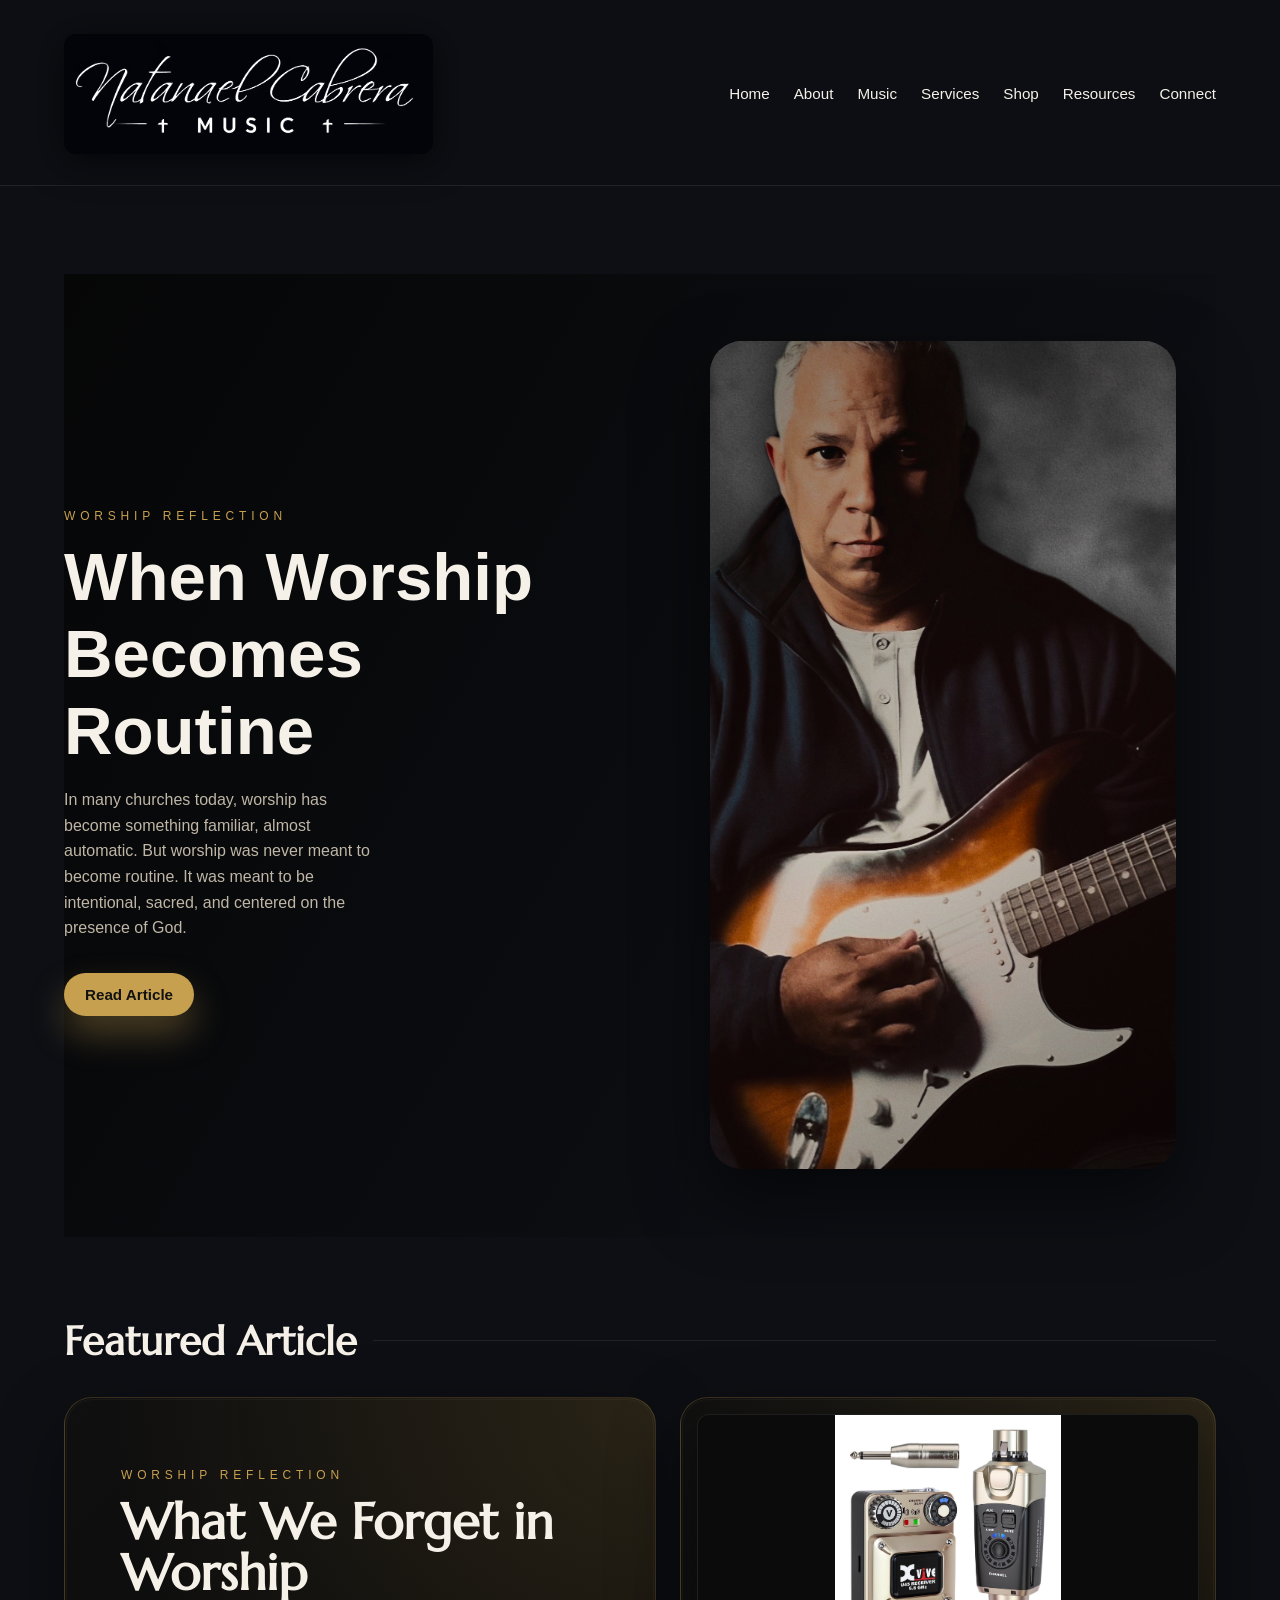
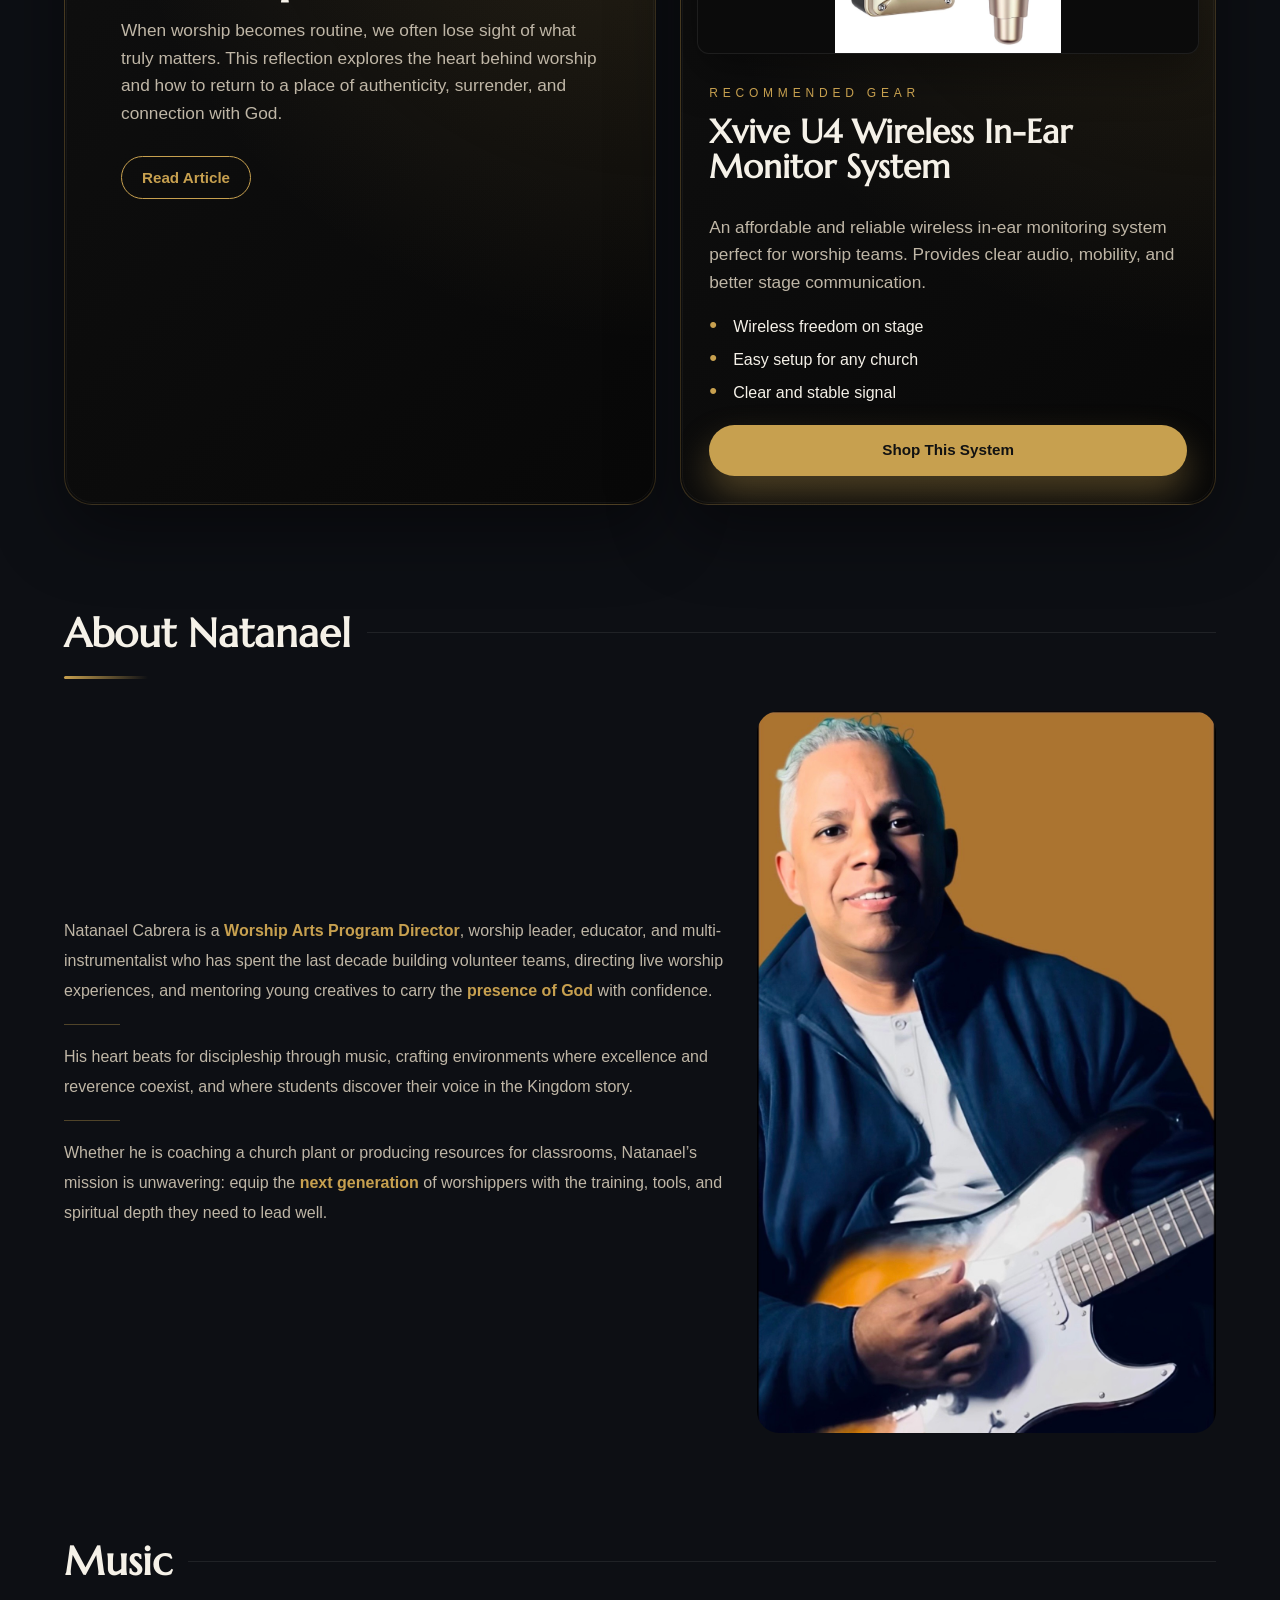
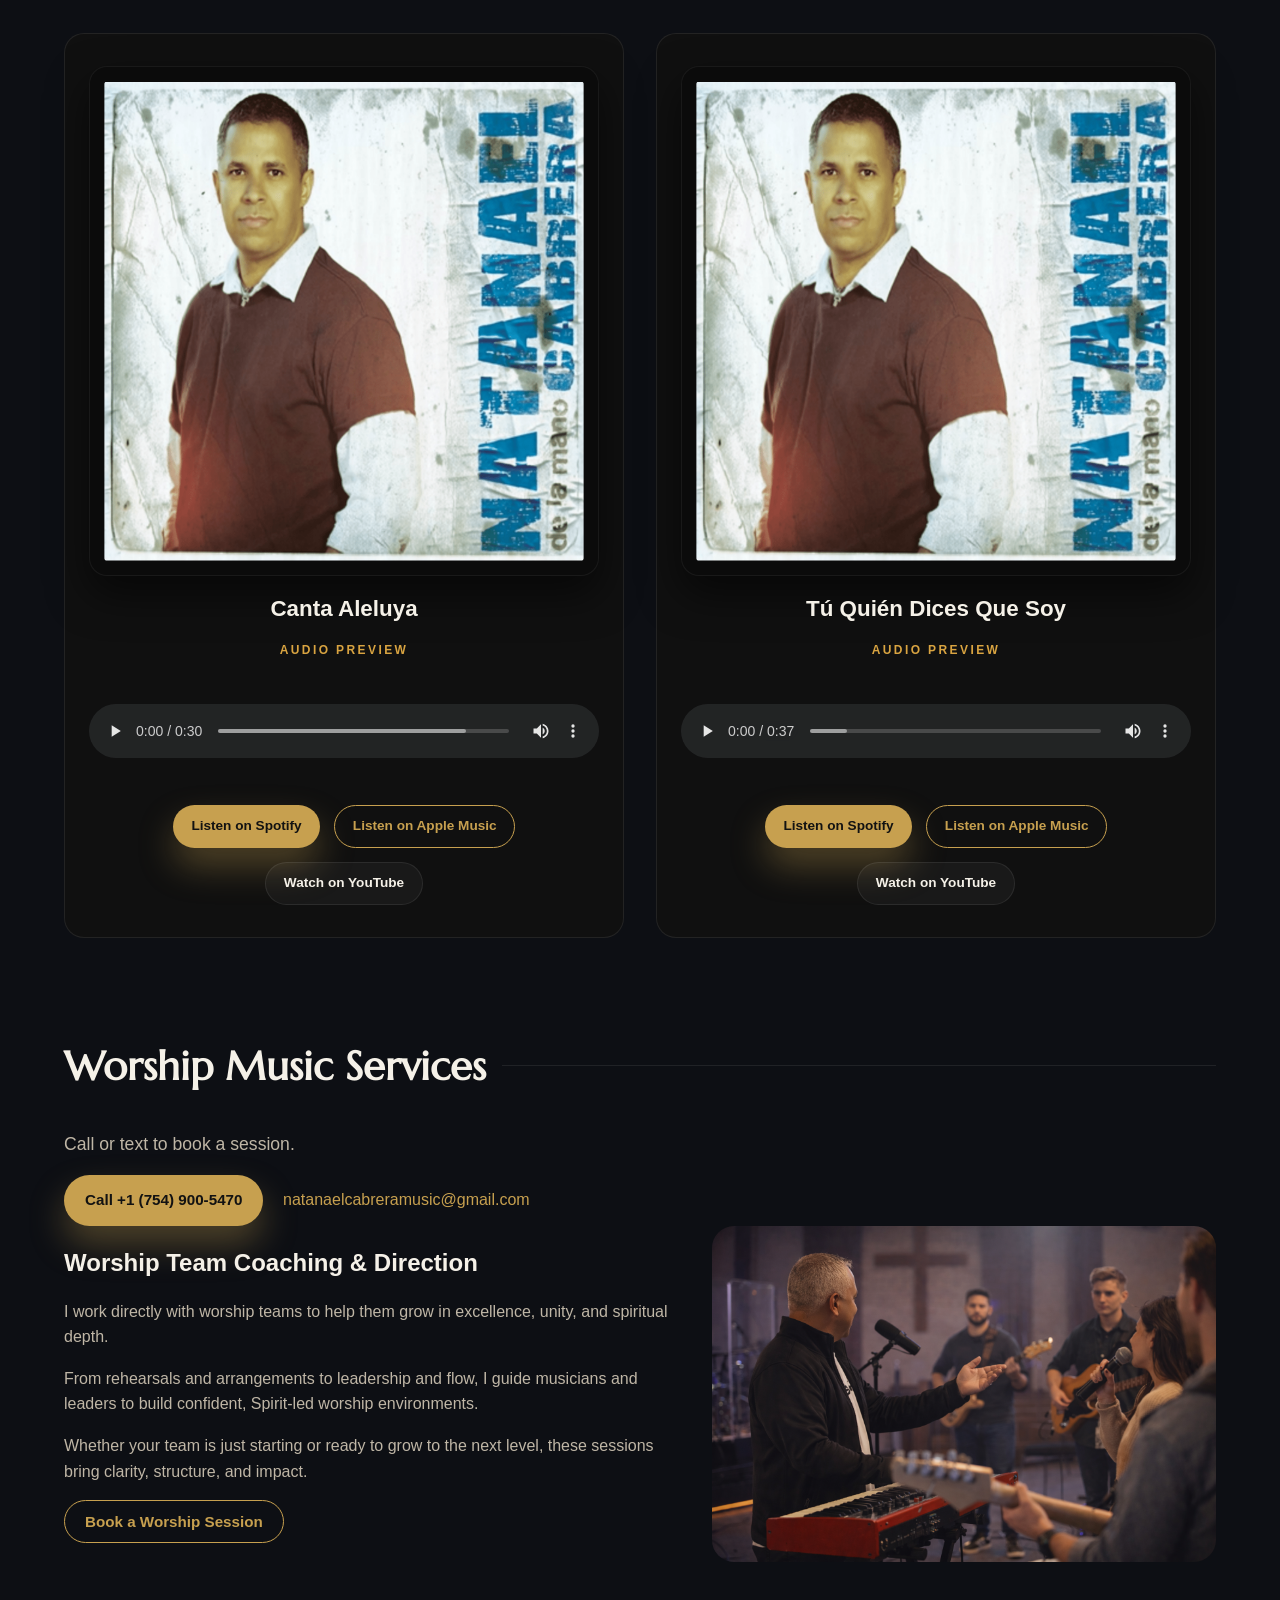
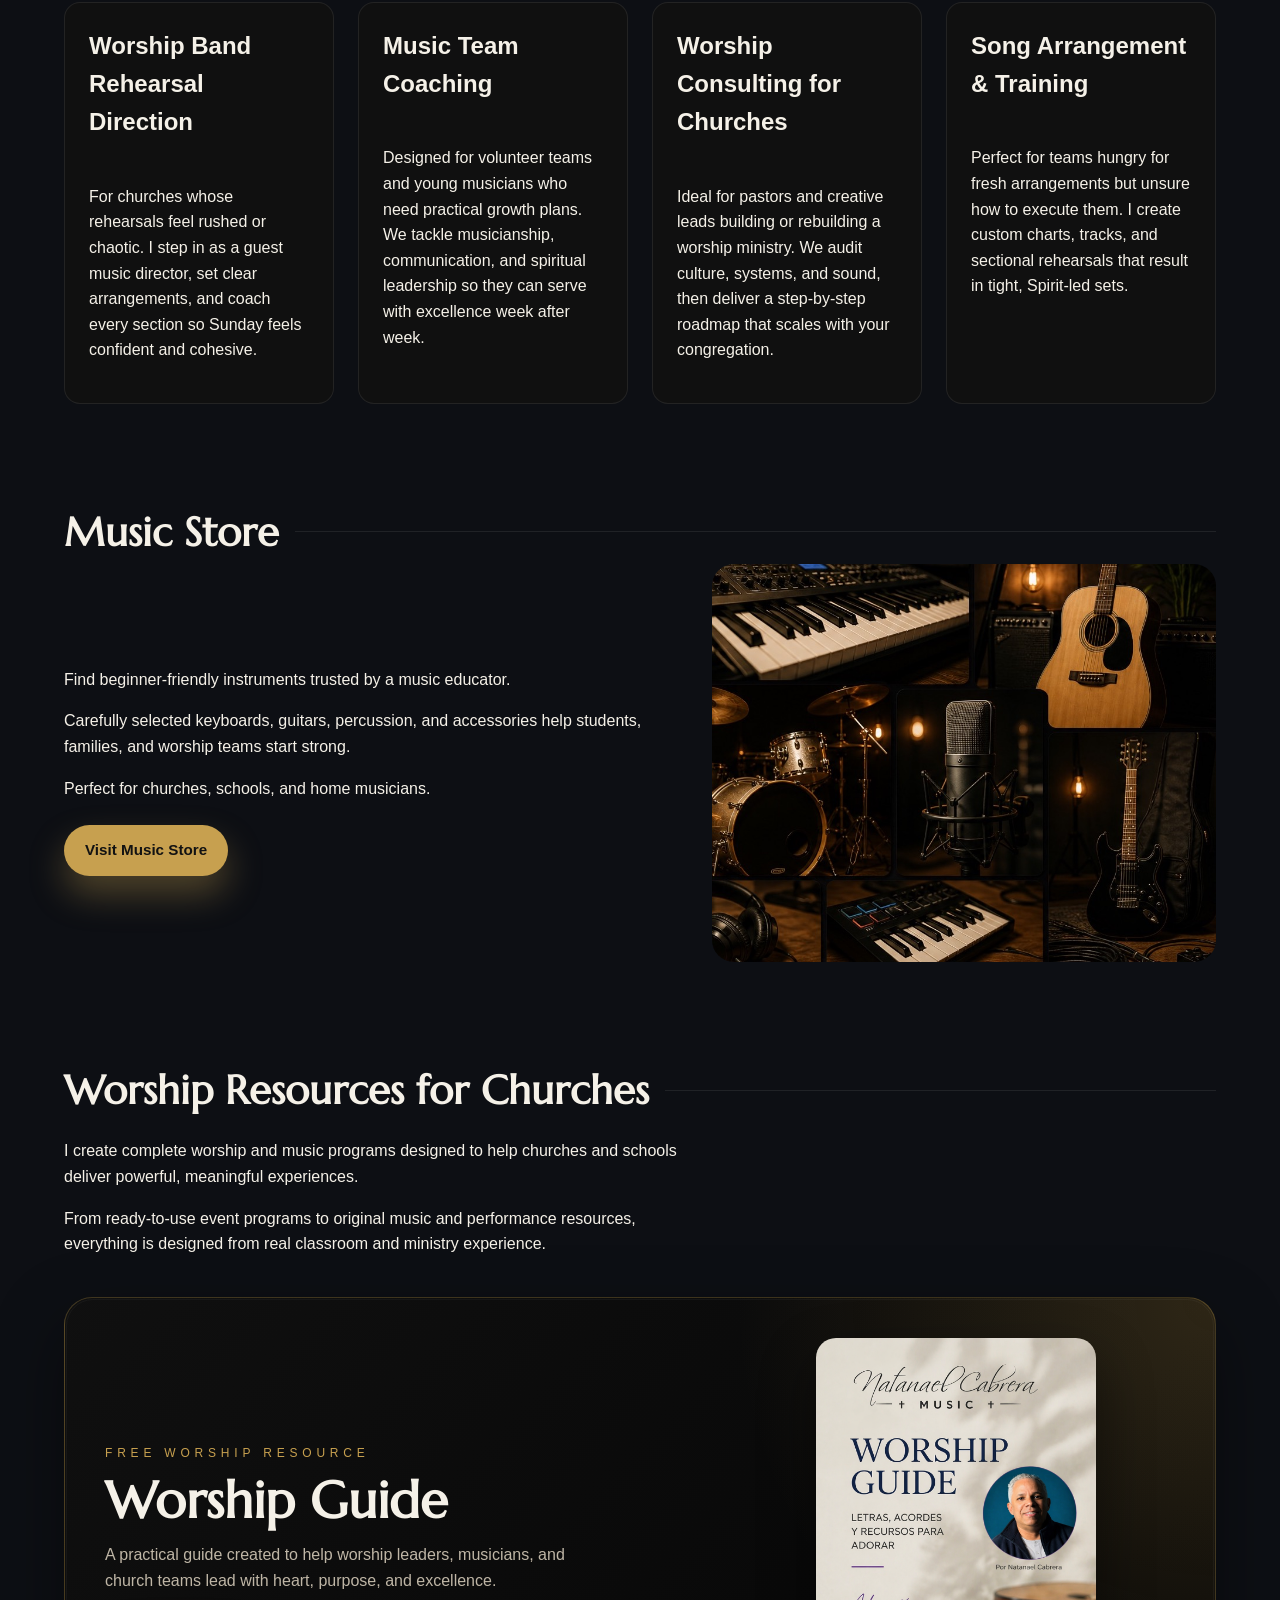
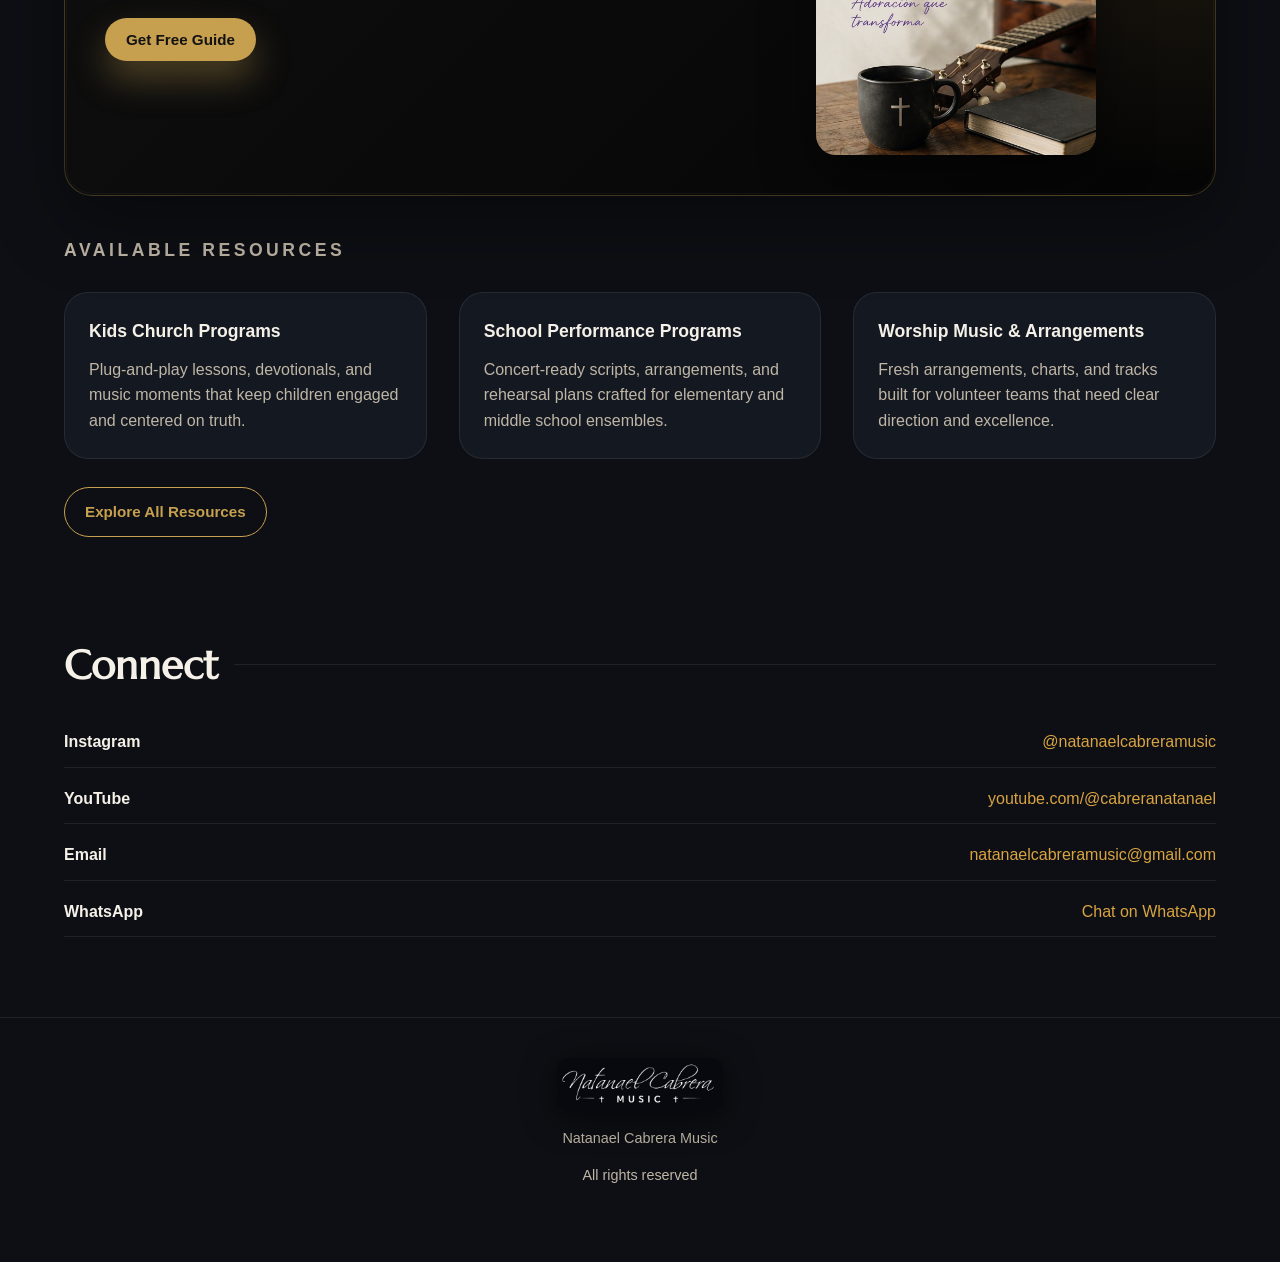
<file: index.html>
<!DOCTYPE html>
<html lang="en">
<head>
  <meta charset="UTF-8" />
  <meta name="viewport" content="width=device-width, initial-scale=1.0" />
  <meta name="description" content="Natanael Cabrera Music equips worship teams, students, churches, and families through music, training, worship resources, and instruments." />
  <title>Natanael Cabrera Music</title>

  <link rel="preconnect" href="https://fonts.googleapis.com" />
  <link rel="preconnect" href="https://fonts.gstatic.com" crossorigin />
  <link href="https://fonts.googleapis.com/css2?family=Marcellus&family=Work+Sans:wght@400;500;600;700;800&display=swap" rel="stylesheet" />
  <link rel="stylesheet" href="./styles.css" />
</head>
<body>
  <header class="site-header">
    <nav class="nav" aria-label="Primary navigation">
      <a class="brand" href="#top" aria-label="Natanael Cabrera Music home">
        <img class="brand-logo site-logo" src="./assets/logo/logo.png" alt="Natanael Cabrera Music" />
        <span class="sr-only">Natanael Cabrera Music</span>
      </a>

      <button class="nav-toggle" id="navToggle" type="button" aria-label="Toggle navigation" aria-controls="navLinks" aria-expanded="false">☰</button>

      <ul class="nav-links" id="navLinks">
        <li><a href="#top">Home</a></li>
        <li><a href="#about">About</a></li>
        <li><a href="#music">Music</a></li>
        <li><a href="#services">Services</a></li>
        <li><a href="https://cabreramusicstore.com">Shop</a></li>
        <li><a href="#resources">Resources</a></li>
        <li><a href="#connect">Connect</a></li>
      </ul>
    </nav>
  </header>

  <main id="top">
    <section class="hero fade-in" aria-labelledby="hero-title">
      <div class="hero-content">
        <p class="overline">Worship Reflection</p>
        <h1 id="hero-title">When Worship Becomes Routine</h1>
        <p class="subheadline">In many churches today, worship has become something familiar, almost automatic. But worship was never meant to become routine. It was meant to be intentional, sacred, and centered on the presence of God.</p>
        <div class="hero-actions">
          <button class="btn primary btn-primary read-article-trigger" type="button" data-article="hero">Read Article</button>
        </div>
      </div>

      <figure class="hero-figure">
        <img src="./assets/images/hero.jpg" alt="Natanael Cabrera leading music and worship" />
      </figure>
    </section>

    <section class="featured-section fade-in" id="worship-article" aria-labelledby="featured-title">
      <div class="section-header featured-header">
        <h2 id="featured-title">Featured Article</h2>
        <span class="divider" aria-hidden="true"></span>
      </div>

      <div class="featured-layout">
        <article class="featured-article-card" aria-labelledby="featured-article-title">
          <p class="overline">Worship Reflection</p>
          <h3 id="featured-article-title">What We Forget in Worship</h3>
          <p>When worship becomes routine, we often lose sight of what truly matters. This reflection explores the heart behind worship and how to return to a place of authenticity, surrender, and connection with God.</p>
          <button class="btn outline btn-outline read-article-trigger" type="button" data-article="featured" aria-label="Read article: What We Forget in Worship">Read Article</button>
        </article>

        <article class="recommended-gear-card" aria-labelledby="recommended-gear-title">
          <div class="gear-image-wrap">
            <img src="./assets/images/xvive-u4.jpg" alt="Xvive U4 Wireless In-Ear Monitor System" />
          </div>
          <div class="gear-content">
            <p class="overline">Recommended Gear</p>
            <h3 id="recommended-gear-title">Xvive U4 Wireless In-Ear Monitor System</h3>
            <p>An affordable and reliable wireless in-ear monitoring system perfect for worship teams. Provides clear audio, mobility, and better stage communication.</p>
            <ul class="gear-benefits">
              <li>Wireless freedom on stage</li>
              <li>Easy setup for any church</li>
              <li>Clear and stable signal</li>
            </ul>
            <a class="btn primary btn-primary" href="https://cabreramusicstore.com/products/xvive-u4-wireless-in-ear-monitor-system?variant=46240894353569" aria-label="Shop the Xvive U4 Wireless In-Ear Monitor System">Shop This System</a>
          </div>
        </article>
      </div>
    </section>

    <section class="section fade-in" id="about" aria-labelledby="about-title">
      <div class="section-header about-header">
        <h2 id="about-title">About Natanael</h2>
        <span class="divider" aria-hidden="true"></span>
      </div>
      <span class="about-accent-line" aria-hidden="true"></span>
      <div class="hero-grid about-grid">
        <div class="about-copy">
          <p>Natanael Cabrera is a <span>Worship Arts Program Director</span>, worship leader, educator, and multi-instrumentalist who has spent the last decade building volunteer teams, directing live worship experiences, and mentoring young creatives to carry the <span>presence of God</span> with confidence.</p>
          <p>His heart beats for discipleship through music, crafting environments where excellence and reverence coexist, and where students discover their voice in the Kingdom story.</p>
          <p>Whether he is coaching a church plant or producing resources for classrooms, Natanael’s mission is unwavering: equip the <span>next generation</span> of worshippers with the training, tools, and spiritual depth they need to lead well.</p>
        </div>
        <img class="hero-image" src="./assets/images/about.jpg" alt="Natanael Cabrera portrait" />
      </div>
    </section>

    <section class="section fade-in" id="music" aria-labelledby="music-title">
      <div class="section-header">
        <h2 id="music-title">Music</h2>
        <span class="divider" aria-hidden="true"></span>
      </div>

      <div class="music-preview-grid music-grid">
        <article class="preview-card album-card">
          <img src="./assets/images/canta-aleluya.jpg" alt="Canta Aleluya cover art" />
          <h3>Canta Aleluya</h3>
          <span class="preview-label">Audio Preview</span>
          <audio class="audio-player" controls preload="metadata" src="./assets/music/canta-aleluya-preview.mp3">Your browser does not support the audio element.</audio>
          <div class="track-links music-buttons">
            <a class="btn small primary btn-primary song-link" href="https://open.spotify.com/artist/0g0j75LKRvyMPzTlWVytFX" target="_blank" rel="noopener noreferrer">Listen on Spotify</a>
            <a class="btn small outline btn-outline song-link" href="https://music.apple.com/us/artist/natanael-cabrera/1706345527" target="_blank" rel="noopener noreferrer">Listen on Apple Music</a>
            <a class="btn small ghost btn-dark song-link" href="https://youtube.com/@cabreranatanael" target="_blank" rel="noopener noreferrer">Watch on YouTube</a>
          </div>
        </article>

        <article class="preview-card album-card">
          <img src="./assets/images/tu-quien-dices.jpg" alt="Tú Quién Dices Que Soy cover art" />
          <h3>Tú Quién Dices Que Soy</h3>
          <span class="preview-label">Audio Preview</span>
          <audio class="audio-player" controls preload="metadata" src="./assets/music/tu-quien-dices-preview.mp3">Your browser does not support the audio element.</audio>
          <div class="track-links music-buttons">
            <a class="btn small primary btn-primary song-link" href="https://open.spotify.com/artist/0g0j75LKRvyMPzTlWVytFX" target="_blank" rel="noopener noreferrer">Listen on Spotify</a>
            <a class="btn small outline btn-outline song-link" href="https://music.apple.com/us/artist/natanael-cabrera/1706345527" target="_blank" rel="noopener noreferrer">Listen on Apple Music</a>
            <a class="btn small ghost btn-dark song-link" href="https://youtube.com/@cabreranatanael" target="_blank" rel="noopener noreferrer">Watch on YouTube</a>
          </div>
        </article>
      </div>
    </section>

    <section class="section fade-in" id="services" aria-labelledby="services-title">
      <div class="section-header">
        <h2 id="services-title">Worship Music Services</h2>
        <span class="divider" aria-hidden="true"></span>
      </div>
      <p class="cta-text">Call or text to book a session.</p>
      <div class="services-contact">
        <a class="btn primary btn-primary" href="tel:+17549005470">Call +1 (754) 900-5470</a>
        <a class="email-link" href="mailto:natanaelcabreramusic@gmail.com">natanaelcabreramusic@gmail.com</a>
      </div>

      <div class="coaching-grid">
        <div class="coaching-copy">
          <h3>Worship Team Coaching &amp; Direction</h3>
          <p>I work directly with worship teams to help them grow in excellence, unity, and spiritual depth.</p>
          <p>From rehearsals and arrangements to leadership and flow, I guide musicians and leaders to build confident, Spirit-led worship environments.</p>
          <p>Whether your team is just starting or ready to grow to the next level, these sessions bring clarity, structure, and impact.</p>
          <button class="btn outline btn-outline" id="openBookingModal" type="button">Book a Worship Session</button>
        </div>
        <img class="coaching-image" src="./assets/images/worship-team-coaching.jpg" alt="Worship team coaching session" />
      </div>

      <div class="service-grid" id="serviceGrid">
        <article class="service-card">
          <h3>Worship Band Rehearsal Direction</h3>
          <p>Guest music direction, clear arrangements, and sectional coaching so Sunday feels confident and cohesive.</p>
        </article>
        <article class="service-card">
          <h3>Music Team Coaching</h3>
          <p>Practical growth plans for volunteer teams and young musicians in musicianship, communication, and spiritual leadership.</p>
        </article>
        <article class="service-card">
          <h3>Worship Consulting for Churches</h3>
          <p>A step-by-step roadmap for pastors and creative leads building or rebuilding worship ministry culture and systems.</p>
        </article>
        <article class="service-card">
          <h3>Song Arrangement &amp; Training</h3>
          <p>Custom charts, tracks, and sectional rehearsals for teams that need fresh arrangements with clear execution.</p>
        </article>
      </div>
    </section>

    <section class="section fade-in" id="shop" aria-labelledby="shop-title">
      <div class="section-header">
        <h2 id="shop-title">Music Store</h2>
        <span class="divider" aria-hidden="true"></span>
      </div>
      <div class="hero-grid">
        <div>
          <p>Find beginner-friendly instruments trusted by a music educator.</p>
          <p>Carefully selected keyboards, guitars, percussion, and accessories help students, families, and worship teams start strong.</p>
          <p>Perfect for churches, schools, and home musicians.</p>
          <div class="shop-actions">
            <a class="btn primary btn-primary" href="https://cabreramusicstore.com">Visit Music Store</a>
          </div>
        </div>
        <img class="hero-image music-store-collage" src="./assets/images/music-store-collage.jpg" alt="Music store collage with multiple instruments" />
      </div>
    </section>

    <section class="section resources fade-in" id="resources" aria-labelledby="resources-title">
      <div class="section-header">
        <h2 id="resources-title">Worship Resources for Churches</h2>
        <span class="divider" aria-hidden="true"></span>
      </div>
      <p>I create complete worship and music programs designed to help churches and schools deliver powerful, meaningful experiences.</p>
      <p>From ready-to-use event programs to original music and performance resources, everything is designed from real classroom and ministry experience.</p>

      <article class="worship-guide-feature" aria-labelledby="worship-guide-title">
        <div class="worship-guide-copy">
          <p class="overline">Free Worship Resource</p>
          <h3 id="worship-guide-title">Worship Guide</h3>
          <p>A practical guide created to help worship leaders, musicians, and church teams lead with heart, purpose, and excellence.</p>
          <button class="btn primary btn-primary" id="openGuideModal" type="button">Get Free Guide</button>
        </div>
        <img src="./assets/images/worship-guide-cover.PNG" alt="Worship Guide cover" />
      </article>

      <h3 class="resource-subheading">Available Resources</h3>
      <div class="resource-grid">
        <article class="resource-card">
          <h4>Kids Church Programs</h4>
          <p>Plug-and-play lessons, devotionals, and music moments that keep children engaged and centered on truth.</p>
        </article>
        <article class="resource-card">
          <h4>School Performance Programs</h4>
          <p>Concert-ready scripts, arrangements, and rehearsal plans crafted for elementary and middle school ensembles.</p>
        </article>
        <article class="resource-card">
          <h4>Worship Music &amp; Arrangements</h4>
          <p>Fresh arrangements, charts, and tracks built for volunteer teams that need clear direction and excellence.</p>
        </article>
      </div>
      <a class="btn outline btn-outline" href="https://www.teacherspayteachers.com/store/natanael-cabrera" target="_blank" rel="noopener noreferrer">Explore All Resources</a>
    </section>

    <section class="section fade-in" id="connect" aria-labelledby="connect-title">
      <div class="section-header">
        <h2 id="connect-title">Connect</h2>
        <span class="divider" aria-hidden="true"></span>
      </div>
      <ul class="connect-list">
        <li><span>Instagram</span><a href="https://instagram.com/natanaelcabreramusic" target="_blank" rel="noopener noreferrer">@natanaelcabreramusic</a></li>
        <li><span>YouTube</span><a href="https://youtube.com/@cabreranatanael" target="_blank" rel="noopener noreferrer">youtube.com/@cabreranatanael</a></li>
        <li><span>Email</span><a href="mailto:natanaelcabreramusic@gmail.com">natanaelcabreramusic@gmail.com</a></li>
        <li><span>WhatsApp</span><a href="https://wa.me/17549005470" target="_blank" rel="noopener noreferrer">Chat on WhatsApp</a></li>
      </ul>
    </section>
  </main>

  <div class="article-modal" id="articleModal" aria-hidden="true">
    <div class="article-modal__backdrop" data-close-article-modal></div>
    <article class="article-modal__dialog" role="dialog" aria-modal="true" aria-labelledby="articleModalTitle">
      <button class="article-modal__close" type="button" aria-label="Close article" data-close-article-modal>×</button>
      <p class="overline">Worship Reflection</p>
      <h2 id="articleModalTitle">When Worship Becomes Routine</h2>
      <p class="article-modal__subtitle" id="articleModalSubtitle">Recognizing when worship has become familiar instead of intentional.</p>
      <div class="article-modal__body" id="articleModalBody">
        <p>Worship can become routine when we sing the right words, play the right chords, and still forget the reason we are leading. It happens slowly. What once carried wonder can become familiar. What once required dependence can become automatic.</p>
        <p>But worship was never meant to be mechanical. It is a living response to the presence, goodness, and holiness of God. The goal is not simply to complete a setlist, fill a room with sound, or create an emotional moment. The goal is to lead people into awareness of God.</p>
        <p>Routine is not always obvious. Sometimes it looks organized, excellent, and polished. But if the heart is disconnected, excellence alone cannot carry the moment. Worship leadership must begin in surrender before it is expressed through music.</p>
        <p>When worship becomes routine, the invitation is not guilt. The invitation is return. Return to prayer. Return to humility. Return to the reason you started leading in the first place.</p>
      </div>
      <button class="btn primary btn-primary article-modal__button" type="button" data-close-article-modal>Close</button>
    </article>
  </div>

  <div class="booking-modal" id="bookingModal" aria-hidden="true">
    <div class="booking-modal__backdrop" data-close-booking-modal></div>
    <section class="booking-modal__dialog" role="dialog" aria-modal="true" aria-labelledby="bookingModalTitle">
      <button class="booking-modal__close" type="button" aria-label="Close booking form" data-close-booking-modal>×</button>
      <p class="overline">Worship Band Coaching</p>
      <h2 id="bookingModalTitle">Book a Worship Band Coaching Session</h2>
      <p class="booking-modal__intro">This session is designed to help your worship band rehearse with direction, improve musical unity, strengthen transitions, and take the team to another level. After you submit the form, Natanael will contact you to discuss the details.</p>

      <form class="booking-form" id="bookingForm">
        <label>
          <span>Full Name</span>
          <input type="text" name="fullName" autocomplete="name" required />
        </label>
        <label>
          <span>Email Address</span>
          <input type="email" name="email" autocomplete="email" required />
        </label>
        <label>
          <span>Phone Number</span>
          <input type="tel" name="phone" autocomplete="tel" required />
        </label>
        <label>
          <span>Church / Ministry Name</span>
          <input type="text" name="ministry" autocomplete="organization" required />
        </label>
        <label>
          <span>Your Position / Role</span>
          <input type="text" name="role" required />
        </label>
        <label>
          <span>City / State</span>
          <input type="text" name="cityState" autocomplete="address-level2" required />
        </label>
        <label class="booking-form__full">
          <span>What does your band need help with?</span>
          <textarea name="needs" rows="4" required></textarea>
        </label>
        <button class="btn primary btn-primary booking-submit" type="submit">Submit Request</button>
      </form>

      <div class="booking-success" id="bookingSuccess" hidden>
        <h3>Thank you!</h3>
        <p>Thank you! Your request has been received. Natanael will contact you soon to discuss the details.</p>
      </div>
    </section>
  </div>

  <div class="guide-modal" id="guideModal" aria-hidden="true">
    <div class="guide-modal__backdrop" data-close-guide-modal></div>
    <section class="guide-modal__dialog" role="dialog" aria-modal="true" aria-labelledby="guideModalTitle">
      <button class="guide-modal__close" type="button" aria-label="Close Worship Guide form" data-close-guide-modal>×</button>
      <p class="overline">Free Download</p>
      <h2 id="guideModalTitle">Get the Worship Guide</h2>
      <p class="guide-modal__intro">Enter your details and download the guide instantly.</p>

      <form class="guide-form" id="guideForm">
        <label>
          <span>First Name</span>
          <input type="text" name="firstName" autocomplete="given-name" required />
        </label>
        <label>
          <span>Email Address</span>
          <input type="email" name="email" autocomplete="email" required />
        </label>
        <label>
          <span>Church / Ministry Name</span>
          <input type="text" name="ministry" autocomplete="organization" required />
        </label>
        <button class="btn primary btn-primary guide-submit" type="submit">Submit &amp; Download</button>
      </form>

      <div class="guide-download" id="guideDownload" hidden>
        <h3>Your guide is ready.</h3>
        <p>Your Worship Guide is downloading.</p>
        <a class="btn primary btn-primary" href="downloads/worship-guide.pdf" download="Worship-Guide-Natanael-Cabrera.pdf">Download Worship Guide</a>
      </div>
    </section>
  </div>

  <footer class="site-footer">
    <img class="footer-logo" src="./assets/logo/logo.png" alt="Natanael Cabrera Music" />
    <p>Natanael Cabrera Music</p>
    <p>All rights reserved</p>
  </footer>

  <script src="./script.js" defer></script>
</body>
</html>
</file>
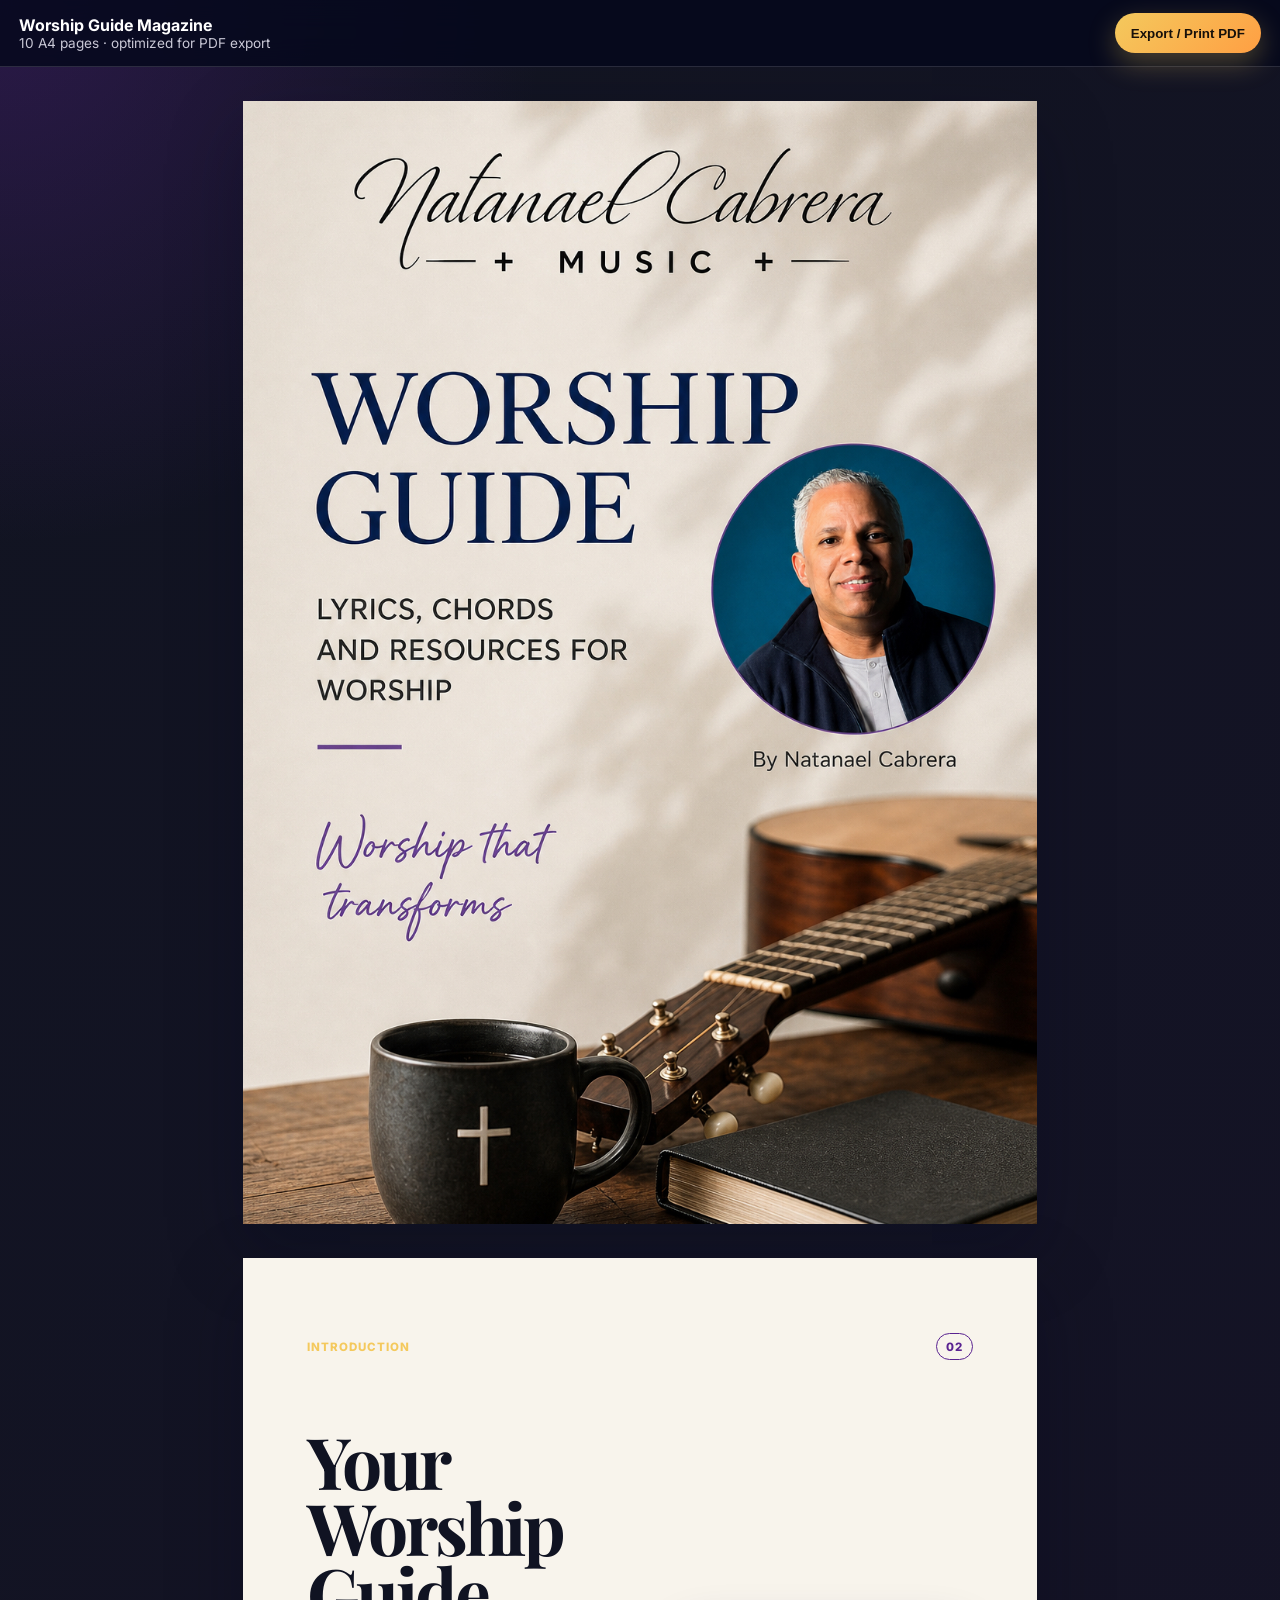
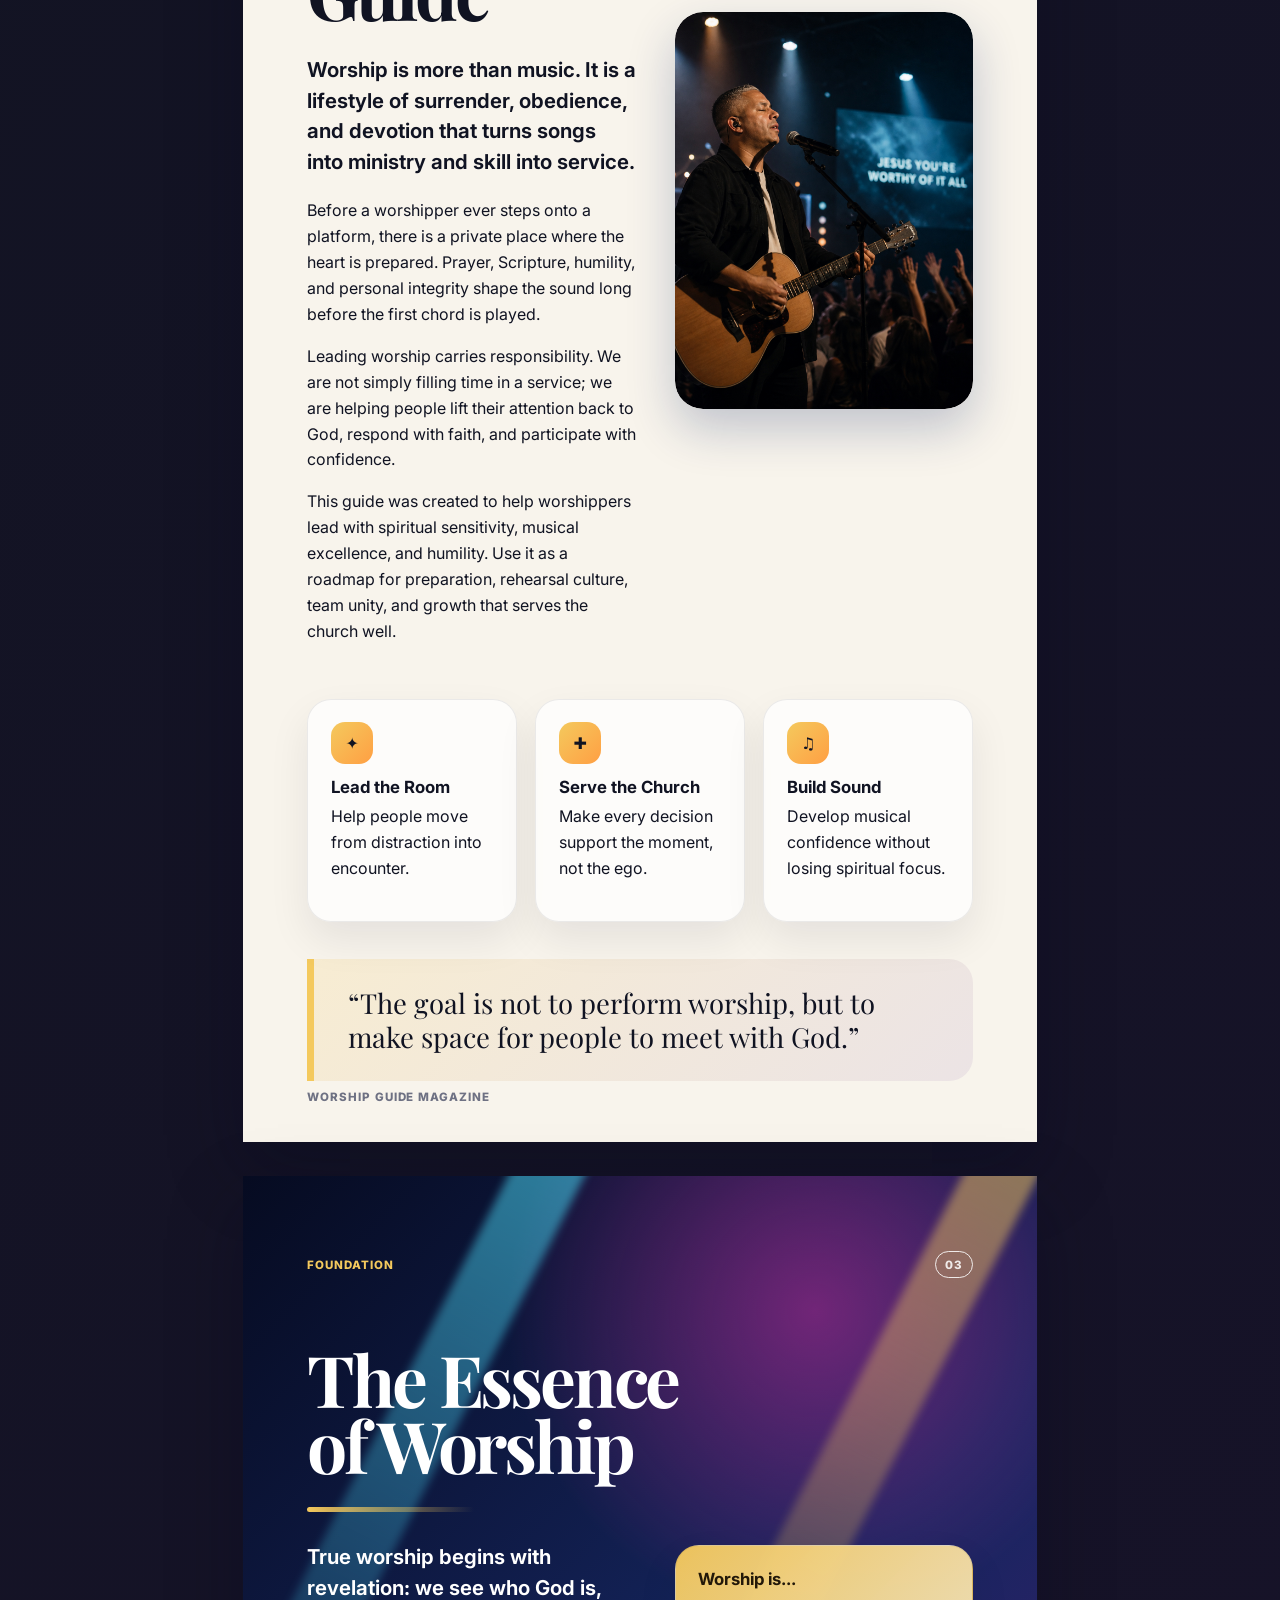
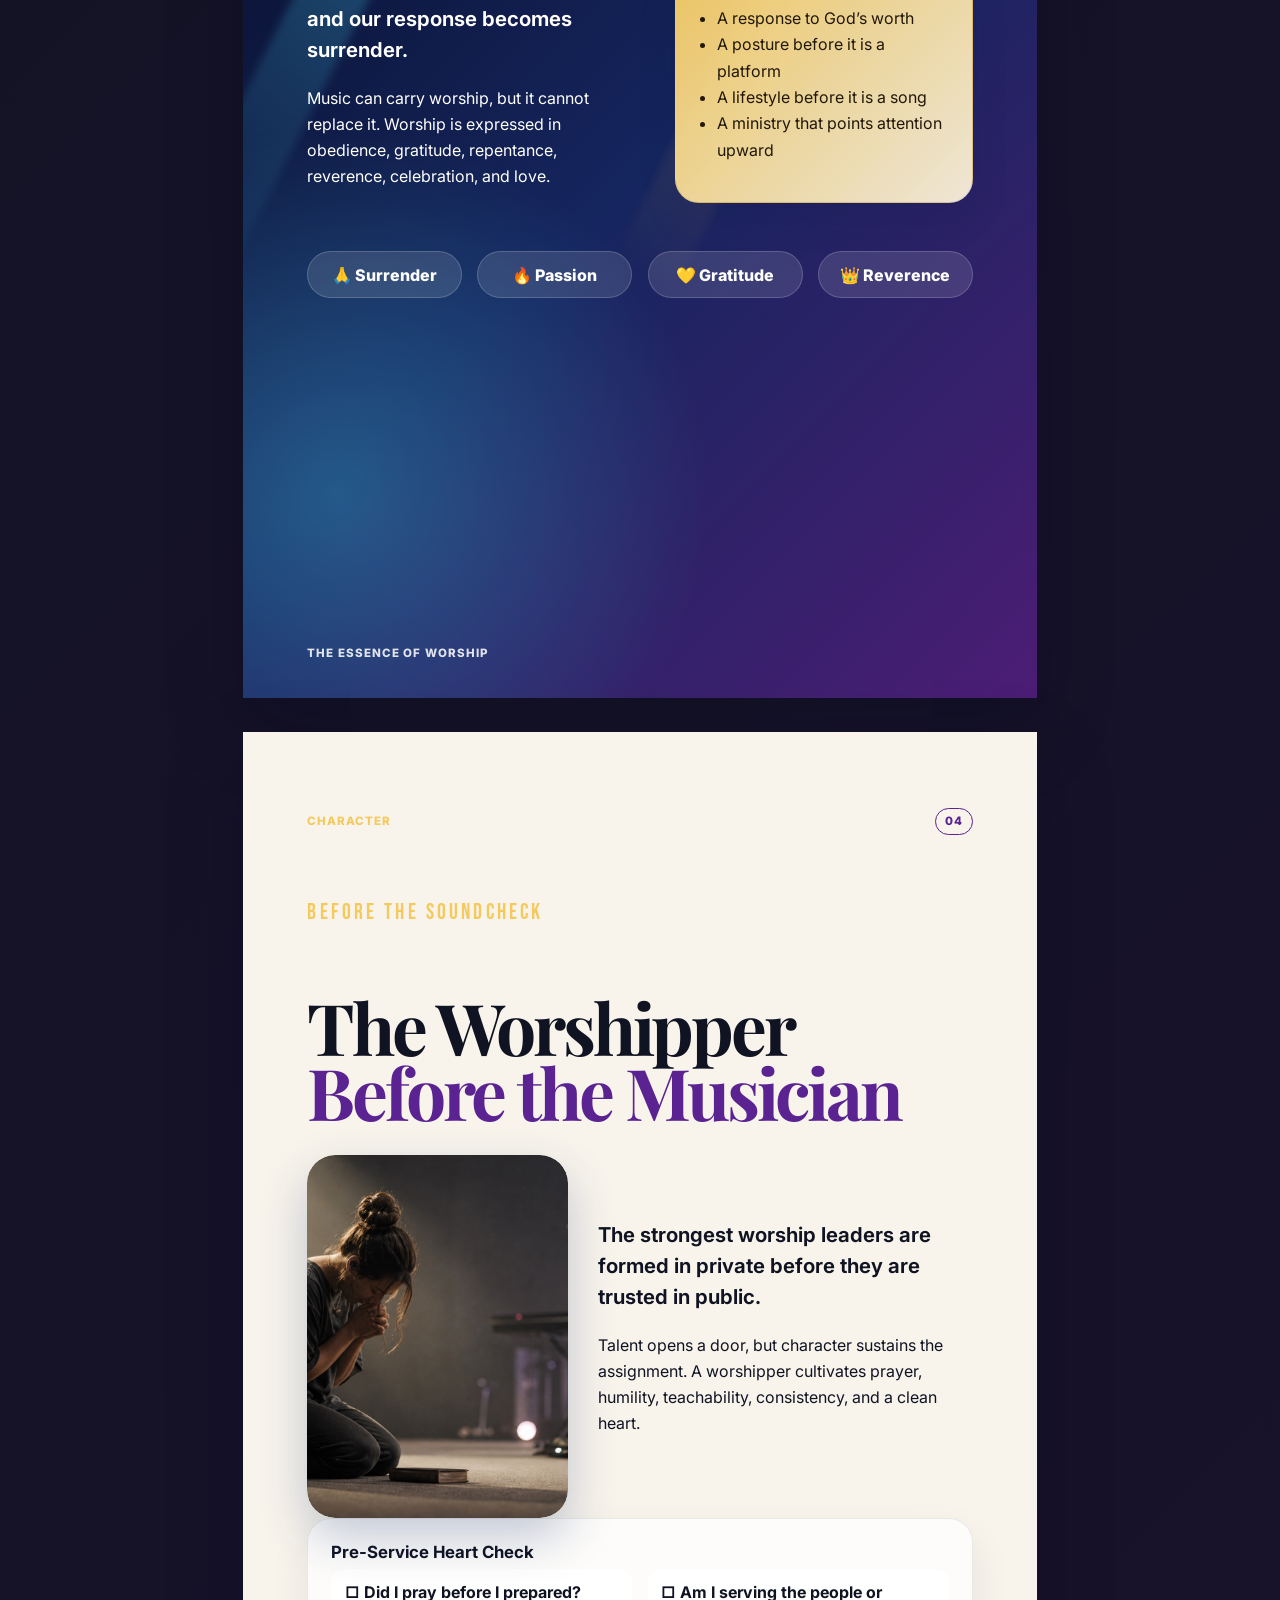
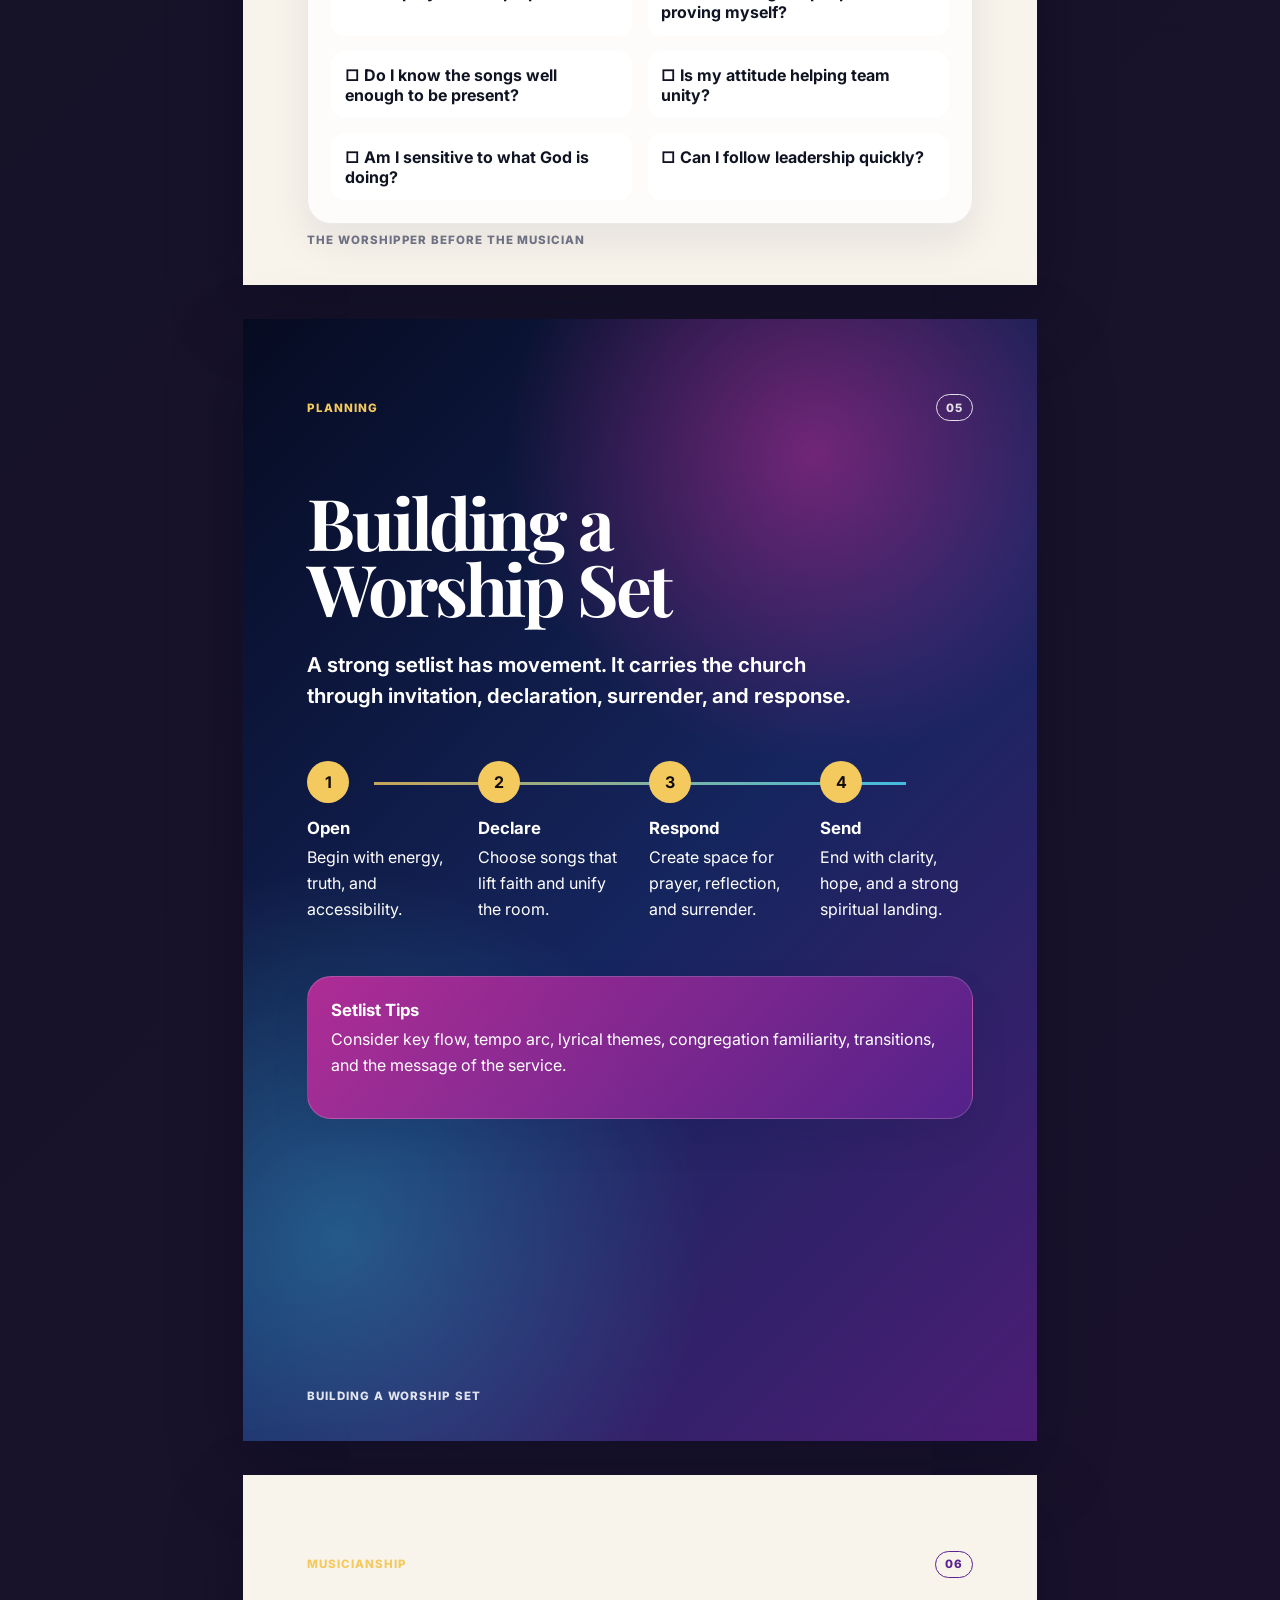
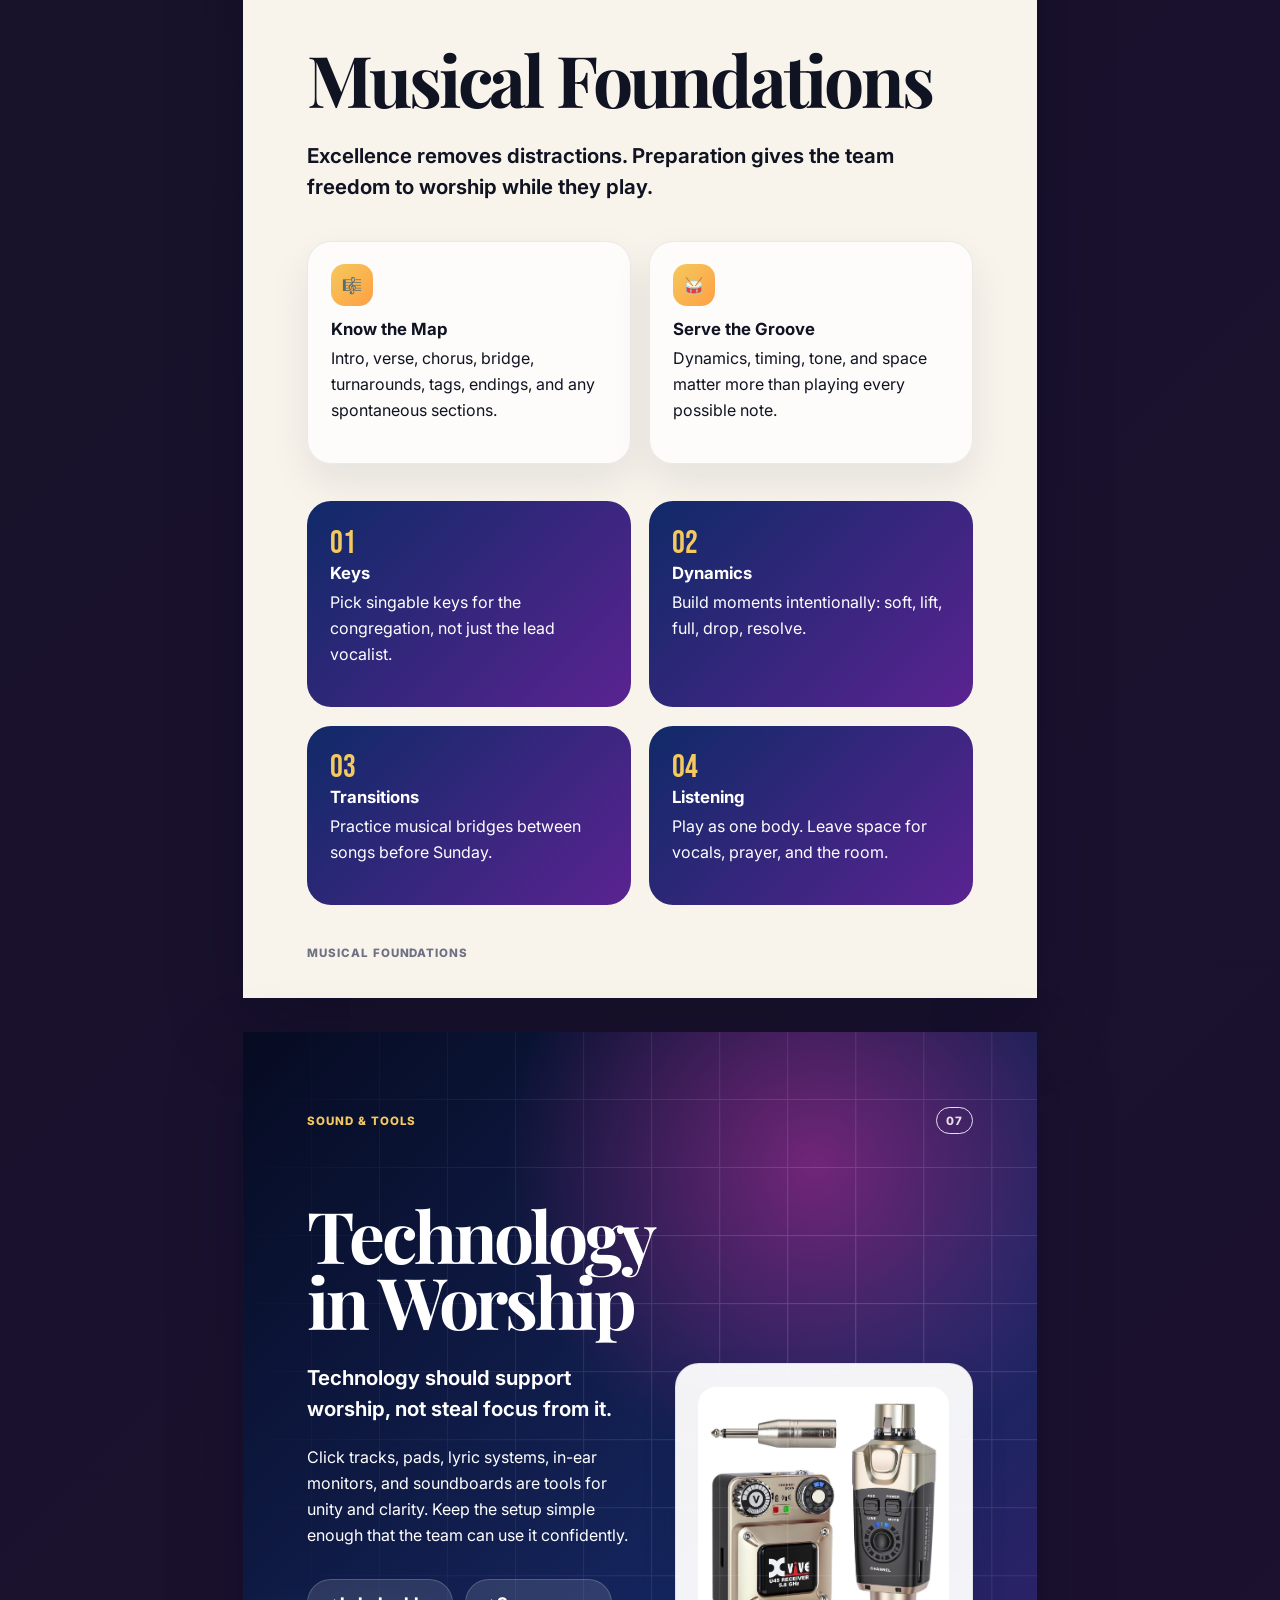
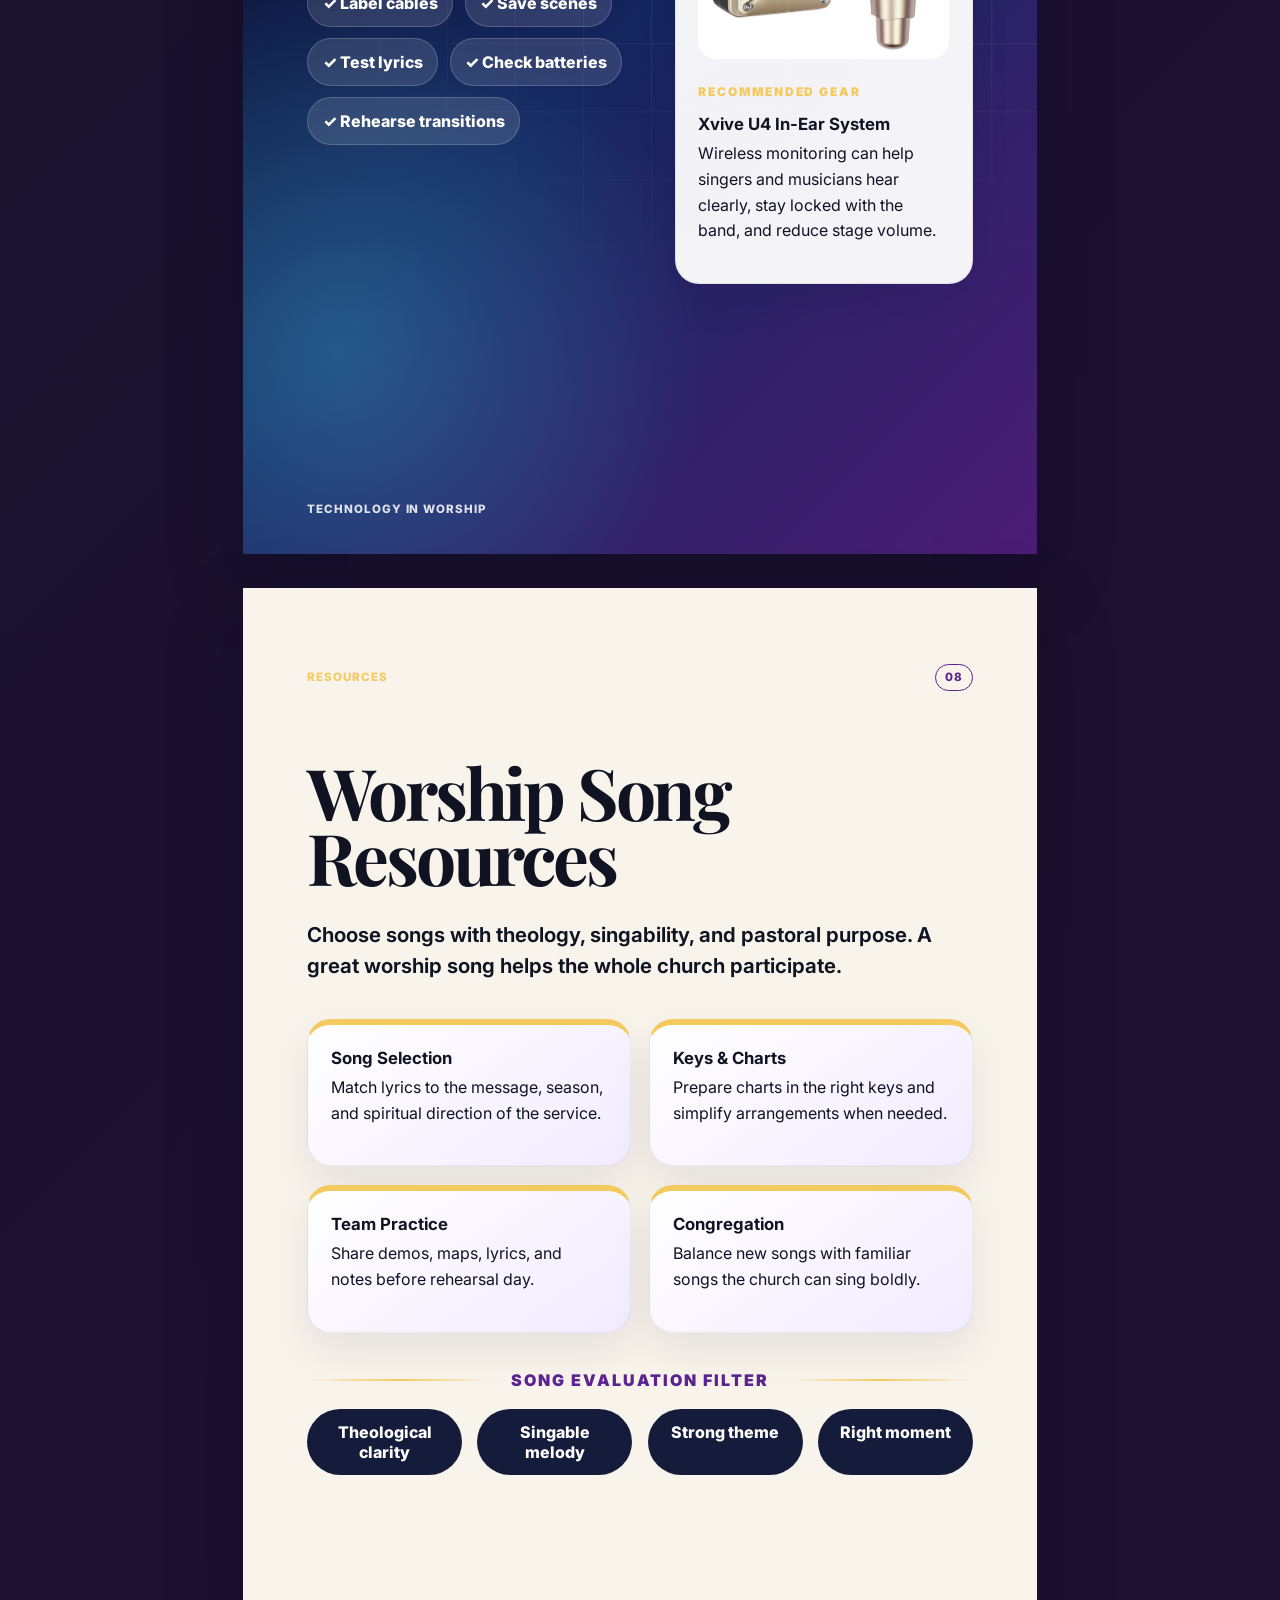
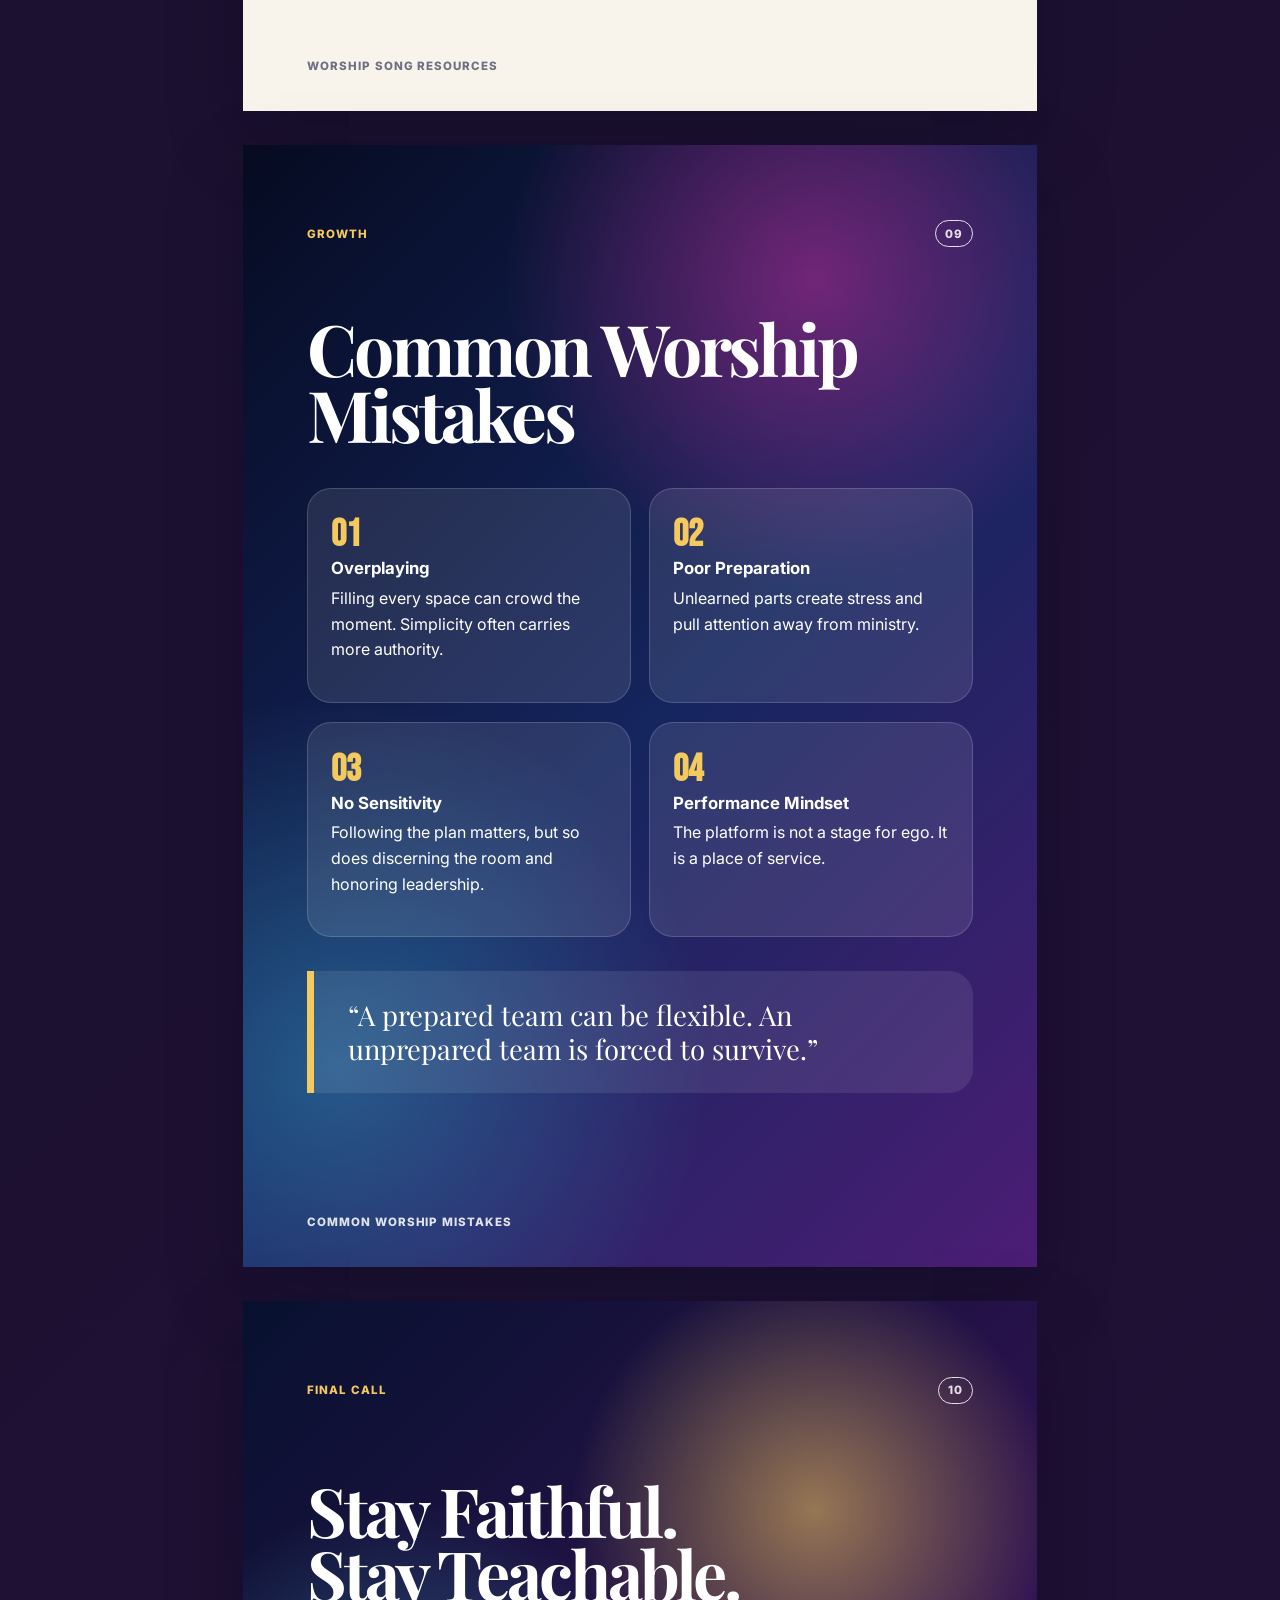
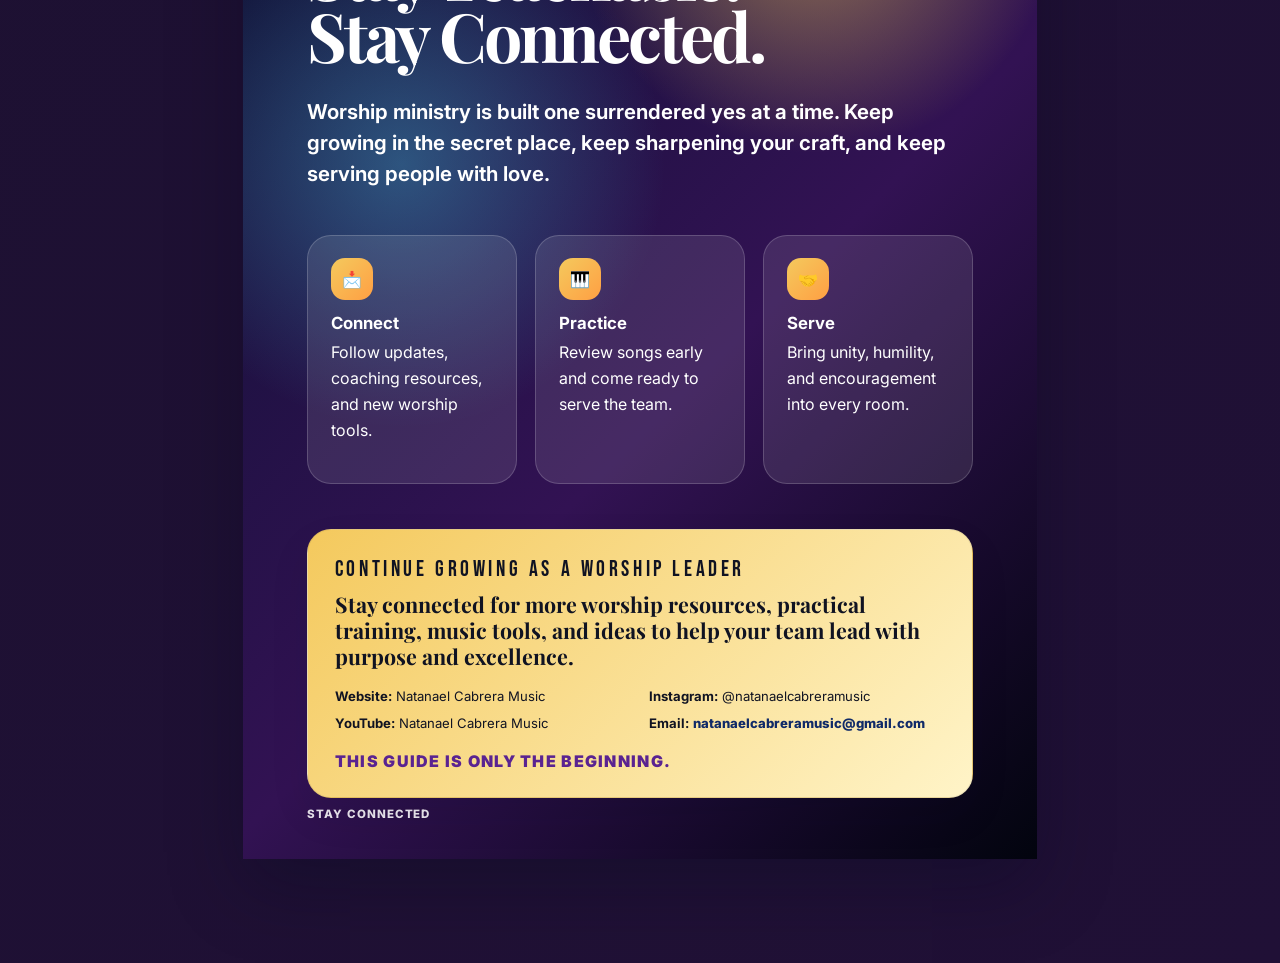
<file: worship-guide-magazine/index.html>
<!DOCTYPE html>
<html lang="en">
<head>
  <meta charset="UTF-8" />
  <meta name="viewport" content="width=device-width, initial-scale=1.0" />
  <title>Worship Guide Magazine</title>
  <link rel="preconnect" href="https://fonts.googleapis.com">
  <link rel="preconnect" href="https://fonts.gstatic.com" crossorigin>
  <link href="https://fonts.googleapis.com/css2?family=Bebas+Neue&family=Inter:wght@400;500;600;700;800&family=Playfair+Display:wght@700;900&display=swap" rel="stylesheet">
  <link rel="stylesheet" href="styles.css" />
</head>
<body>
  <div class="export-bar no-print">
    <div>
      <strong>Worship Guide Magazine</strong>
      <span>10 A4 pages · optimized for PDF export</span>
    </div>
    <button id="printMagazine">Export / Print PDF</button>
  </div>

  <main class="magazine">
    <!-- PAGE 1 -->
    <section class="page cover-page" aria-label="Cover">
      <img class="cover-art" src="assets/images/worship-guide-cover.jpg" alt="Worship Guide cover art" />
    </section>

    <!-- PAGE 2 -->
    <section class="page intro-page">
      <div class="page-glow"></div>
      <header class="page-header">
        <span class="issue-tag">Introduction</span>
        <span class="page-num">02</span>
      </header>
      <div class="split-hero">
        <div>
          <h2>Your Worship Guide</h2>
          <p class="lead">Worship is more than music. It is a lifestyle of surrender, obedience, and devotion that turns songs into ministry and skill into service.</p>
          <p>Before a worshipper ever steps onto a platform, there is a private place where the heart is prepared. Prayer, Scripture, humility, and personal integrity shape the sound long before the first chord is played.</p>
          <p>Leading worship carries responsibility. We are not simply filling time in a service; we are helping people lift their attention back to God, respond with faith, and participate with confidence.</p>
          <p>This guide was created to help worshippers lead with spiritual sensitivity, musical excellence, and humility. Use it as a roadmap for preparation, rehearsal culture, team unity, and growth that serves the church well.</p>
        </div>
        <div class="photo-card worship-lights">
          <img src="assets/images/worship-intro.jpg" alt="Worship team atmosphere" />
        </div>
      </div>
      <div class="cards three">
        <article><i>✦</i><h3>Lead the Room</h3><p>Help people move from distraction into encounter.</p></article>
        <article><i>✚</i><h3>Serve the Church</h3><p>Make every decision support the moment, not the ego.</p></article>
        <article><i>♫</i><h3>Build Sound</h3><p>Develop musical confidence without losing spiritual focus.</p></article>
      </div>
      <blockquote>“The goal is not to perform worship, but to make space for people to meet with God.”</blockquote>
      <footer class="page-footer">Worship Guide Magazine</footer>
    </section>

    <!-- PAGE 3 -->
    <section class="page essence-page dark-page">
      <div class="beam beam-one"></div><div class="beam beam-two"></div>
      <header class="page-header light"><span class="issue-tag">Foundation</span><span class="page-num">03</span></header>
      <h2>The Essence<br>of Worship</h2>
      <div class="gold-rule"></div>
      <div class="two-col">
        <div>
          <p class="lead">True worship begins with revelation: we see who God is, and our response becomes surrender.</p>
          <p>Music can carry worship, but it cannot replace it. Worship is expressed in obedience, gratitude, repentance, reverence, celebration, and love.</p>
        </div>
        <div class="callout gold">
          <h3>Worship is...</h3>
          <ul>
            <li>A response to God’s worth</li>
            <li>A posture before it is a platform</li>
            <li>A lifestyle before it is a song</li>
            <li>A ministry that points attention upward</li>
          </ul>
        </div>
      </div>
      <div class="icon-strip">
        <span>🙏 Surrender</span><span>🔥 Passion</span><span>💛 Gratitude</span><span>👑 Reverence</span>
      </div>
      <footer class="page-footer light">The Essence of Worship</footer>
    </section>

    <!-- PAGE 4 -->
    <section class="page worshipper-page">
      <header class="page-header"><span class="issue-tag">Character</span><span class="page-num">04</span></header>
      <div class="section-label">Before the soundcheck</div>
      <h2>The Worshipper<br><span>Before the Musician</span></h2>
      <div class="feature-band">
        <div class="portrait-placeholder">
          <img src="assets/images/worship-character.jpg" alt="Worshipper preparing before leading music" />
        </div>
        <div>
          <p class="lead">The strongest worship leaders are formed in private before they are trusted in public.</p>
          <p>Talent opens a door, but character sustains the assignment. A worshipper cultivates prayer, humility, teachability, consistency, and a clean heart.</p>
        </div>
      </div>
      <div class="checklist">
        <h3>Pre-Service Heart Check</h3>
        <div class="check-grid">
          <span>□ Did I pray before I prepared?</span>
          <span>□ Am I serving the people or proving myself?</span>
          <span>□ Do I know the songs well enough to be present?</span>
          <span>□ Is my attitude helping team unity?</span>
          <span>□ Am I sensitive to what God is doing?</span>
          <span>□ Can I follow leadership quickly?</span>
        </div>
      </div>
      <footer class="page-footer">The Worshipper Before the Musician</footer>
    </section>

    <!-- PAGE 5 -->
    <section class="page set-page dark-page">
      <header class="page-header light"><span class="issue-tag">Planning</span><span class="page-num">05</span></header>
      <h2>Building a<br>Worship Set</h2>
      <p class="lead narrow">A strong setlist has movement. It carries the church through invitation, declaration, surrender, and response.</p>
      <div class="timeline">
        <div><b>1</b><h3>Open</h3><p>Begin with energy, truth, and accessibility.</p></div>
        <div><b>2</b><h3>Declare</h3><p>Choose songs that lift faith and unify the room.</p></div>
        <div><b>3</b><h3>Respond</h3><p>Create space for prayer, reflection, and surrender.</p></div>
        <div><b>4</b><h3>Send</h3><p>End with clarity, hope, and a strong spiritual landing.</p></div>
      </div>
      <div class="callout violet">
        <h3>Setlist Tips</h3>
        <p>Consider key flow, tempo arc, lyrical themes, congregation familiarity, transitions, and the message of the service.</p>
      </div>
      <footer class="page-footer light">Building a Worship Set</footer>
    </section>

    <!-- PAGE 6 -->
    <section class="page music-page">
      <header class="page-header"><span class="issue-tag">Musicianship</span><span class="page-num">06</span></header>
      <h2>Musical Foundations</h2>
      <p class="lead">Excellence removes distractions. Preparation gives the team freedom to worship while they play.</p>
      <div class="cards two">
        <article><i>🎼</i><h3>Know the Map</h3><p>Intro, verse, chorus, bridge, turnarounds, tags, endings, and any spontaneous sections.</p></article>
        <article><i>🥁</i><h3>Serve the Groove</h3><p>Dynamics, timing, tone, and space matter more than playing every possible note.</p></article>
      </div>
      <div class="foundation-grid">
        <div><span>01</span><h3>Keys</h3><p>Pick singable keys for the congregation, not just the lead vocalist.</p></div>
        <div><span>02</span><h3>Dynamics</h3><p>Build moments intentionally: soft, lift, full, drop, resolve.</p></div>
        <div><span>03</span><h3>Transitions</h3><p>Practice musical bridges between songs before Sunday.</p></div>
        <div><span>04</span><h3>Listening</h3><p>Play as one body. Leave space for vocals, prayer, and the room.</p></div>
      </div>
      <footer class="page-footer">Musical Foundations</footer>
    </section>

    <!-- PAGE 7 -->
    <section class="page tech-page dark-page">
      <div class="circuit"></div>
      <header class="page-header light"><span class="issue-tag">Sound & Tools</span><span class="page-num">07</span></header>
      <h2>Technology<br>in Worship</h2>
      <div class="two-col align-start">
        <div>
          <p class="lead">Technology should support worship, not steal focus from it.</p>
          <p>Click tracks, pads, lyric systems, in-ear monitors, and soundboards are tools for unity and clarity. Keep the setup simple enough that the team can use it confidently.</p>
          <div class="mini-list">
            <span>✓ Label cables</span><span>✓ Save scenes</span><span>✓ Test lyrics</span><span>✓ Check batteries</span><span>✓ Rehearse transitions</span>
          </div>
        </div>
        <aside class="gear-card">
          <img src="assets/images/xvive-u4.jpg" alt="Xvive U4 in-ear monitor system" />
          <div>
            <p class="kicker">Recommended Gear</p>
            <h3>Xvive U4 In-Ear System</h3>
            <p>Wireless monitoring can help singers and musicians hear clearly, stay locked with the band, and reduce stage volume.</p>
          </div>
        </aside>
      </div>
      <footer class="page-footer light">Technology in Worship</footer>
    </section>

    <!-- PAGE 8 -->
    <section class="page resources-page">
      <header class="page-header"><span class="issue-tag">Resources</span><span class="page-num">08</span></header>
      <h2>Worship Song Resources</h2>
      <p class="lead">Choose songs with theology, singability, and pastoral purpose. A great worship song helps the whole church participate.</p>
      <div class="resource-wall">
        <article><h3>Song Selection</h3><p>Match lyrics to the message, season, and spiritual direction of the service.</p></article>
        <article><h3>Keys & Charts</h3><p>Prepare charts in the right keys and simplify arrangements when needed.</p></article>
        <article><h3>Team Practice</h3><p>Share demos, maps, lyrics, and notes before rehearsal day.</p></article>
        <article><h3>Congregation</h3><p>Balance new songs with familiar songs the church can sing boldly.</p></article>
      </div>
      <div class="divider-title"><span>Song Evaluation Filter</span></div>
      <div class="filter-row">
        <span>Theological clarity</span><span>Singable melody</span><span>Strong theme</span><span>Right moment</span>
      </div>
      <footer class="page-footer">Worship Song Resources</footer>
    </section>

    <!-- PAGE 9 -->
    <section class="page mistakes-page dark-page">
      <header class="page-header light"><span class="issue-tag">Growth</span><span class="page-num">09</span></header>
      <h2>Common Worship<br>Mistakes</h2>
      <div class="mistake-list">
        <div><b>01</b><h3>Overplaying</h3><p>Filling every space can crowd the moment. Simplicity often carries more authority.</p></div>
        <div><b>02</b><h3>Poor Preparation</h3><p>Unlearned parts create stress and pull attention away from ministry.</p></div>
        <div><b>03</b><h3>No Sensitivity</h3><p>Following the plan matters, but so does discerning the room and honoring leadership.</p></div>
        <div><b>04</b><h3>Performance Mindset</h3><p>The platform is not a stage for ego. It is a place of service.</p></div>
      </div>
      <blockquote class="wide-quote">“A prepared team can be flexible. An unprepared team is forced to survive.”</blockquote>
      <footer class="page-footer light">Common Worship Mistakes</footer>
    </section>

    <!-- PAGE 10 -->
    <section class="page final-page">
      <div class="final-bg"></div>
      <header class="page-header light"><span class="issue-tag">Final Call</span><span class="page-num">10</span></header>
      <div class="final-content">
        <h2>Stay Faithful.<br>Stay Teachable.<br>Stay Connected.</h2>
        <p class="lead">Worship ministry is built one surrendered yes at a time. Keep growing in the secret place, keep sharpening your craft, and keep serving people with love.</p>
        <div class="cta-grid">
          <div><i>📩</i><h3>Connect</h3><p>Follow updates, coaching resources, and new worship tools.</p></div>
          <div><i>🎹</i><h3>Practice</h3><p>Review songs early and come ready to serve the team.</p></div>
          <div><i>🤝</i><h3>Serve</h3><p>Bring unity, humility, and encouragement into every room.</p></div>
        </div>
        <div class="signature-card final-cta">
          <span>Continue Growing as a Worship Leader</span>
          <strong>Stay connected for more worship resources, practical training, music tools, and ideas to help your team lead with purpose and excellence.</strong>
          <div class="contact-grid">
            <p><b>Website:</b> Natanael Cabrera Music</p>
            <p><b>Instagram:</b> @natanaelcabreramusic</p>
            <p><b>YouTube:</b> Natanael Cabrera Music</p>
            <p><b>Email:</b> <a href="mailto:natanaelcabreramusic@gmail.com">natanaelcabreramusic@gmail.com</a></p>
          </div>
          <em>This guide is only the beginning.</em>
        </div>
      </div>
      <footer class="page-footer light">Stay Connected</footer>
    </section>
  </main>

  <script src="script.js"></script>
</body>
</html>
</file>
<file: styles.css>
:root {
  --bg: #050505;
  --text: #f7f7f2;
  --muted: #b3b3ad;
  --accent: #c7a04f;
  --accent-dark: #8a6b2c;
  --card: #101010;
  --border: rgba(255, 255, 255, 0.08);
  --max-width: 1200px;
  --transition: all 0.3s ease;
  scroll-behavior: smooth;
}

* {
  box-sizing: border-box;
}

body {
  margin: 0;
  font-family: "Work Sans", system-ui, -apple-system, BlinkMacSystemFont, sans-serif;
  background-color: var(--bg);
  color: var(--text);
  line-height: 1.7;
}

img {
  display: block;
  width: 100%;
  height: auto;
  border-radius: 12px;
  object-fit: cover;
}

main {
  max-width: var(--max-width);
  margin: 0 auto;
  padding: 4rem 1.5rem;
}

.site-header {
  position: sticky;
  top: 0;
  width: 100%;
  background: rgba(5, 5, 5, 0.95);
  backdrop-filter: blur(12px);
  border-bottom: 1px solid var(--border);
  z-index: 1000;
}

.nav {
  max-width: var(--max-width);
  margin: 0 auto;
  display: flex;
  align-items: center;
  justify-content: space-between;
  padding: 1.25rem 1.5rem 1.1rem;
}

.brand {
  display: flex;
  align-items: center;
  gap: 1.25rem;
  padding: 0.85rem 0 0.5rem;
  margin-right: 2rem;
}

.brand-logo {
  height: 120px;
  max-height: 120px;
  width: auto;
  object-fit: contain;
  margin-bottom: 0.35rem;
  filter: drop-shadow(0 6px 18px rgba(0, 0, 0, 0.65)) brightness(1.08) contrast(1.05);
}

.sr-only {
  position: absolute;
  width: 1px;
  height: 1px;
  padding: 0;
  margin: -1px;
  overflow: hidden;
  clip: rect(0, 0, 0, 0);
  white-space: nowrap;
  border: 0;
}

.nav-links {
  display: flex;
  list-style: none;
  gap: 1.5rem;
  margin: 0;
  padding: 0;
}

.nav-links a {
  text-decoration: none;
  color: var(--text);
  font-weight: 500;
  font-size: 0.95rem;
  transition: color 0.2s ease;
}

.nav-links a:hover {
  color: var(--accent);
}

.nav-toggle {
  display: none;
  background: none;
  border: 1px solid var(--border);
  border-radius: 6px;
  padding: 0.35rem 0.6rem;
  color: var(--text);
  font-size: 1.3rem;
}

.hero {
  position: relative;
  isolation: isolate;
  display: grid;
  grid-template-columns: repeat(auto-fit, minmax(300px, 1fr));
  gap: 3.75rem;
  align-items: center;
  padding: clamp(2rem, 4vw, 3.5rem) 0;
  margin-top: 1.5rem;
}

.hero::before {
  content: "";
  position: absolute;
  inset: 0;
  background: linear-gradient(120deg, rgba(5, 5, 5, 0.88) 0%, rgba(5, 5, 5, 0.4) 45%, rgba(5, 5, 5, 0) 80%);
  z-index: 0;
  pointer-events: none;
}

.hero > * {
  position: relative;
  z-index: 1;
}

.hero-content h1 {
  font-size: clamp(2.8rem, 6vw, 4.2rem);
  line-height: 1.15;
  margin: 0.5rem 0 1.1rem;
}

.hero-content .subheadline {
  color: var(--muted);
  max-width: 36ch;
}

.overline {
  letter-spacing: 0.4em;
  text-transform: uppercase;
  font-size: 0.75rem;
  color: var(--accent);
}

.hero-actions {
  margin-top: 2rem;
  display: flex;
  flex-wrap: wrap;
  gap: 0.75rem;
}

.featured-section {
  margin-top: 4.5rem;
}

.featured-header {
  margin-bottom: 1.5rem;
}

.featured-layout {
  display: grid;
  grid-template-columns: minmax(0, 1.05fr) minmax(320px, 0.95fr);
  gap: 1.5rem;
  align-items: stretch;
}

.featured-article-card,
.recommended-gear-card {
  position: relative;
  overflow: hidden;
  border: 1px solid rgba(199, 160, 79, 0.24);
  border-radius: 28px;
  background:
    radial-gradient(circle at top right, rgba(199, 160, 79, 0.16), transparent 34rem),
    linear-gradient(135deg, rgba(16, 16, 16, 0.96), rgba(8, 8, 8, 0.98));
  box-shadow: 0 26px 70px rgba(0, 0, 0, 0.42);
}

.featured-article-card {
  padding: clamp(2rem, 5vw, 3.5rem);
}

.featured-article-card::before,
.recommended-gear-card::before {
  content: "";
  position: absolute;
  inset: 1px;
  border-radius: 27px;
  border: 1px solid rgba(255, 255, 255, 0.04);
  pointer-events: none;
}

.featured-article-card h3,
.recommended-gear-card h3 {
  max-width: 760px;
  margin: 0 0 1rem;
  font-family: "Marcellus", serif;
  font-size: clamp(1.8rem, 4vw, 3.1rem);
  line-height: 1.04;
}

.featured-article-card p:not(.overline),
.recommended-gear-card p:not(.overline) {
  max-width: 760px;
  margin-bottom: 1.75rem;
  color: var(--muted);
  font-size: clamp(1rem, 2vw, 1.08rem);
}

.recommended-gear-card {
  display: flex;
  flex-direction: column;
  min-height: 100%;
}

.recommended-gear-card h3 {
  margin-bottom: 0.75rem;
  font-size: clamp(1.55rem, 2.6vw, 2.35rem);
}

.recommended-gear-card p:not(.overline) {
  margin-bottom: 1.1rem;
}

.gear-image-wrap {
  padding: 1rem 1rem 0;
}

.gear-image-wrap img {
  width: 100%;
  height: clamp(190px, 22vw, 240px);
  object-fit: contain;
  background: #0b0b0b;
  border: 1px solid rgba(255, 255, 255, 0.08);
  box-shadow: 0 18px 45px rgba(0, 0, 0, 0.36);
}

.gear-content {
  display: flex;
  flex: 1;
  flex-direction: column;
  padding: 1.15rem clamp(1.35rem, 3vw, 1.75rem) clamp(1.35rem, 3vw, 1.75rem);
}

.gear-benefits {
  display: grid;
  gap: 0.45rem;
  margin: 0 0 1.25rem;
  padding: 0;
  list-style: none;
  color: var(--text);
}

.gear-benefits li {
  position: relative;
  padding-left: 1.5rem;
}

.gear-benefits li::before {
  content: "•";
  position: absolute;
  left: 0;
  color: var(--accent);
  font-size: 1.4rem;
  line-height: 1;
}

.btn {
  padding: 0.85rem 1.5rem;
  border-radius: 999px;
  border: 1px solid transparent;
  text-decoration: none;
  font-weight: 600;
  font-size: 0.95rem;
  display: inline-flex;
  align-items: center;
  justify-content: center;
  transition: var(--transition);
  cursor: pointer;
}

.btn.primary {
  background: var(--accent);
  color: #121212;
  box-shadow: 0 18px 35px rgba(199, 160, 79, 0.35);
}

.btn.primary:hover {
  background: var(--accent-dark);
  box-shadow: 0 22px 40px rgba(199, 160, 79, 0.45);
  transform: translateY(-2px);
}

.btn.outline {
  border-color: var(--accent);
  color: var(--accent);
}

.btn.outline:hover {
  background: rgba(199, 160, 79, 0.08);
}

.btn.ghost {
  border: 1px solid var(--border);
  color: var(--text);
}

.btn.ghost:hover {
  border-color: var(--accent);
}

.section {
  margin-top: 6rem;
}

.section-header {
  display: flex;
  align-items: center;
  gap: 1rem;
}

.section-header h2 {
  font-family: "Marcellus", serif;
  font-size: clamp(1.8rem, 4vw, 2.5rem);
  margin: 0;
}

.divider {
  flex: 1;
  height: 1px;
  background: var(--border);
}

.music-grid,
.service-grid {
  display: grid;
  grid-template-columns: repeat(auto-fit, minmax(260px, 1fr));
  gap: 1.5rem;
  margin-top: 2.5rem;
}

.album-card,
.service-card {
  background: var(--card);
  border: 1px solid var(--border);
  border-radius: 16px;
  padding: 1.5rem;
  display: flex;
  flex-direction: column;
  gap: 1rem;
  min-height: 100%;
}

.album-card img {
  border-radius: 12px;
  height: 220px;
}

.music-preview-grid {
  display: grid;
  grid-template-columns: repeat(auto-fit, minmax(260px, 1fr));
  gap: 2.25rem;
  margin-top: 2.5rem;
}

.resources p {
  max-width: 70ch;
}

.resource-subheading {
  margin-top: 2.5rem;
  font-size: 1.1rem;
  letter-spacing: 0.2em;
  text-transform: uppercase;
  color: var(--muted);
}

.resource-grid {
  margin-top: 1.5rem;
  display: grid;
  grid-template-columns: repeat(auto-fit, minmax(240px, 1fr));
  gap: 1.25rem;
}

.resource-card {
  background: var(--card);
  border: 1px solid var(--border);
  border-radius: 16px;
  padding: 1.5rem;
  display: flex;
  flex-direction: column;
  gap: 0.75rem;
}

.resource-card h4 {
  margin: 0;
  font-size: 1.1rem;
}

.resource-card p {
  margin: 0;
  color: var(--muted);
}

.preview-card {
  background: var(--card);
  border: 1px solid var(--border);
  border-radius: 20px;
  padding: 2rem 1.5rem;
  text-align: center;
  display: flex;
  flex-direction: column;
  gap: 0.9rem;
}

.preview-card img {
  border-radius: 18px;
  aspect-ratio: 1 / 1;
  width: 100%;
  height: auto;
  object-fit: contain;
  background: #0b0b0b;
  padding: 0.9rem;
  border: 1px solid rgba(255, 255, 255, 0.06);
  box-shadow: 0 18px 40px rgba(0, 0, 0, 0.55);
  display: block;
}

.preview-card h3 {
  margin: 0;
  font-size: 1.4rem;
}

.preview-label {
  font-size: 0.85rem;
  letter-spacing: 0.2em;
  text-transform: uppercase;
  color: var(--muted);
}

.track-links {
  margin-top: 0.75rem;
  display: flex;
  flex-wrap: wrap;
  gap: 0.5rem;
  justify-content: center;
}

.track-links .btn.song-link {
  font-size: 0.85rem;
  padding: 0.6rem 1.1rem;
}

.shop-actions {
  margin-top: 1.5rem;
  display: flex;
  gap: 1rem;
  flex-wrap: wrap;
}

audio {
  width: 100%;
  filter: invert(0.9) hue-rotate(180deg);
}

.cta-text {
  margin-top: 2rem;
  font-size: 1.1rem;
  color: var(--muted);
}

.secondary-contact {
  margin-top: 1rem;
  font-size: 0.95rem;
  color: var(--muted);
}

.email-link {
  color: var(--accent);
  margin-left: 0.35rem;
  text-decoration: none;
  border-bottom: 1px solid transparent;
  transition: border-color 0.2s ease;
}

.email-link:hover {
  border-color: var(--accent);
}

.connect-list {
  list-style: none;
  padding: 0;
  margin-top: 2rem;
  display: grid;
  gap: 1rem;
}

.connect-list li {
  display: flex;
  justify-content: space-between;
  align-items: center;
  border-bottom: 1px solid var(--border);
  padding-bottom: 0.75rem;
}

.connect-list span {
  font-weight: 600;
}

.connect-list a {
  color: var(--accent);
  text-decoration: none;
}

.site-footer {
  text-align: center;
  padding: 3rem 1.5rem;
  border-top: 1px solid var(--border);
  font-size: 0.9rem;
  color: var(--muted);
}

.footer-logo {
  height: 60px;
  width: auto;
  margin: 0 auto 1rem;
  display: block;
  object-fit: contain;
  filter: drop-shadow(0 6px 16px rgba(0, 0, 0, 0.6));
}

.fade-in {
  opacity: 0;
  transform: translateY(30px);
  transition: opacity 0.8s ease, transform 0.8s ease;
}

.fade-in.visible {
  opacity: 1;
  transform: translateY(0);
}

.hero-figure {
  position: relative;
  min-height: 440px;
  border-radius: 32px;
  overflow: hidden;
  box-shadow: 0 30px 70px rgba(0, 0, 0, 0.55);
}

.hero-figure::after {
  content: "";
  position: absolute;
  inset: 0;
  background: linear-gradient(140deg, rgba(0, 0, 0, 0.45) 0%, rgba(0, 0, 0, 0.15) 55%, rgba(0, 0, 0, 0.4) 100%);
  pointer-events: none;
}

.hero-figure img {
  width: 100%;
  height: 100%;
  min-height: 440px;
  object-fit: cover;
  object-position: 65% center;
  transform: scale(1.05);
}

@media (max-width: 900px) {
  .nav-links {
    position: absolute;
    top: 72px;
    right: 1.5rem;
    flex-direction: column;
    background: rgba(5, 5, 5, 0.98);
    padding: 1.5rem;
    border: 1px solid var(--border);
    border-radius: 12px;
    display: none;
  }

  .nav-links.open {
    display: flex;
  }

  .nav-toggle {
    display: inline-flex;
  }

  .platform-links {
    width: 100%;
  }

  .brand-logo {
    height: 72px;
    max-height: 72px;
  }

  .featured-layout {
    grid-template-columns: 1fr;
  }

  .connect-list li {
    flex-direction: column;
    align-items: flex-start;
    gap: 0.5rem;
  }
}

@media (max-width: 600px) {
  main {
    padding: 3rem 1rem;
  }

  .hero {
    padding-top: 1.5rem;
  }

  .hero-actions {
    flex-direction: column;
    align-items: flex-start;
  }

  .featured-section {
    margin-top: 3rem;
  }

  .featured-article-card,
  .recommended-gear-card {
    border-radius: 22px;
  }

  .gear-image-wrap {
    padding: 0.85rem 0.85rem 0;
  }

  .brand-logo {
    height: 60px;
    max-height: 60px;
  }
}:root {
  --bg: #0d0f14;
  --panel: #141821;
  --text: #f5f1e8;
  --muted: #bfb6a6;
  --gold: #d9a441;
  --gold-dark: #b88526;
  --line: rgba(255,255,255,0.08);
}

* {
  box-sizing: border-box;
}

html {
  scroll-behavior: smooth;
}

body {
  margin: 0;
  font-family: Arial, sans-serif;
  background: var(--bg);
  color: var(--text);
  line-height: 1.6;
}

img {
  max-width: 100%;
  display: block;
}

a {
  color: inherit;
  text-decoration: none;
}

.container {
  width: min(1120px, calc(100% - 40px));
  margin: 0 auto;
}

.narrow {
  width: min(900px, calc(100% - 40px));
  margin: 0 auto;
}

.site-header {
  position: sticky;
  top: 0;
  z-index: 50;
  backdrop-filter: blur(10px);
  background: rgba(13, 15, 20, 0.9);
  border-bottom: 1px solid var(--line);
}

.header-inner {
  display: flex;
  justify-content: space-between;
  align-items: center;
  padding: 18px 0;
  gap: 20px;
}

.site-logo {
  max-height: 120px;
  width: auto;
}

.site-nav {
  display: flex;
  gap: 20px;
  flex-wrap: wrap;
}

.site-nav a {
  font-size: 14px;
  color: var(--text);
  opacity: 0.9;
}

.site-nav a:hover {
  color: var(--gold);
}

.hero-section,
.content-section {
  padding: 80px 0;
  border-bottom: 1px solid var(--line);
}

.hero-grid,
.coaching-grid,
.music-grid,
.resource-grid {
  display: grid;
  gap: 32px;
}

.hero-grid,
.coaching-grid {
  grid-template-columns: 1.1fr 0.9fr;
  align-items: center;
}

.hero-copy h1 {
  font-size: clamp(2.4rem, 5vw, 4.3rem);
  line-height: 0.95;
  margin: 0 0 20px;
}

.eyebrow,
.available-label,
.preview-label {
  font-size: 12px;
  letter-spacing: 0.2em;
  color: var(--gold);
  margin-bottom: 14px;
  font-weight: 700;
}

.hero-subtext,
.section-intro {
  color: var(--muted);
  margin-bottom: 20px;
}

.hero-buttons,
.music-buttons,
.services-contact {
  display: flex;
  gap: 14px;
  flex-wrap: wrap;
  align-items: center;
}

.btn {
  display: inline-flex;
  align-items: center;
  justify-content: center;
  padding: 12px 20px;
  border-radius: 999px;
  font-weight: 700;
  border: 1px solid transparent;
  transition: 0.2s ease;
}

.btn.small {
  padding: 10px 16px;
  font-size: 14px;
}

.btn-primary {
  background: var(--gold);
  color: #111;
}

.btn-primary:hover {
  background: #e9b558;
}

.btn-outline {
  border-color: var(--gold);
  color: var(--gold);
  background: transparent;
}

.btn-outline:hover {
  background: rgba(217,164,65,0.1);
}

.btn-dark {
  border-color: var(--line);
  background: rgba(255,255,255,0.04);
  color: var(--text);
}

.btn-dark:hover {
  background: rgba(255,255,255,0.08);
}

.hero-image,
.coaching-image {
  width: 100%;
  border-radius: 22px;
}

h2 {
  font-size: clamp(2rem, 4vw, 3rem);
  margin: 0 0 24px;
}

h3 {
  margin: 0 0 10px;
  font-size: 1.5rem;
}

.music-grid {
  grid-template-columns: repeat(2, 1fr);
}

.music-card,
.resource-card {
  background: var(--panel);
  border: 1px solid var(--line);
  border-radius: 24px;
  padding: 24px;
}

.music-cover {
  width: 100%;
  aspect-ratio: 1 / 1;
  object-fit: contain;
  background: #0f1218;
  border-radius: 16px;
  margin-bottom: 18px;
}

.audio-player {
  width: 100%;
  margin: 16px 0 20px;
}

.coaching-copy p,
.narrow p,
.container p {
  color: var(--muted);
}

.resource-grid {
  grid-template-columns: repeat(3, 1fr);
  margin: 28px 0;
}

.resource-card h3 {
  font-size: 1.2rem;
}

.connect-list {
  display: grid;
  gap: 18px;
}

.connect-list div {
  display: flex;
  justify-content: space-between;
  gap: 16px;
  padding: 16px 0;
  border-bottom: 1px solid var(--line);
}

.connect-list span {
  color: var(--text);
  font-weight: 700;
}

.connect-list a {
  color: var(--gold);
  text-align: right;
}

.site-footer {
  padding: 40px 0 60px;
}

.footer-inner {
  text-align: center;
  color: var(--muted);
}

.footer-logo {
  max-height: 54px;
  margin: 0 auto 14px;
}

@media (max-width: 900px) {

  .hero-grid,
  .coaching-grid,
  .music-grid,
  .resource-grid {
    grid-template-columns: 1fr;
  }

  .site-nav {
    justify-content: center;
  }

  .header-inner {
    flex-direction: column;
  }

  .connect-list div {
    flex-direction: column;
  }

  .connect-list a {
    text-align: left;
  }

  .site-logo {
    max-height: 140px !important;
  }
}

/* Worship Guide popup download */
.worship-guide-feature {
  position: relative;
  overflow: hidden;
  display: grid;
  grid-template-columns: minmax(0, 1.15fr) minmax(220px, 0.85fr);
  gap: clamp(1.5rem, 4vw, 2.5rem);
  align-items: center;
  margin-top: 2.5rem;
  padding: clamp(1.5rem, 4vw, 2.5rem);
  border: 1px solid rgba(199, 160, 79, 0.28);
  border-radius: 28px;
  background:
    radial-gradient(circle at top right, rgba(199, 160, 79, 0.2), transparent 30rem),
    linear-gradient(135deg, rgba(16, 16, 16, 0.98), rgba(5, 5, 5, 0.96));
  box-shadow: 0 26px 70px rgba(0, 0, 0, 0.38);
}

.worship-guide-feature::before {
  content: "";
  position: absolute;
  inset: 1px;
  border-radius: 27px;
  border: 1px solid rgba(255, 255, 255, 0.04);
  pointer-events: none;
}

.worship-guide-copy {
  position: relative;
  z-index: 1;
}

.worship-guide-copy h3 {
  margin: 0 0 1rem;
  font-family: "Marcellus", serif;
  font-size: clamp(2rem, 4vw, 3.2rem);
  line-height: 1;
}

.worship-guide-copy p:not(.overline) {
  max-width: 56ch;
  color: var(--muted);
  margin-bottom: 1.5rem;
}

.worship-guide-feature img {
  position: relative;
  z-index: 1;
  width: min(100%, 280px);
  justify-self: center;
  border-radius: 20px;
  box-shadow: 0 24px 55px rgba(0, 0, 0, 0.48);
}

.guide-modal {
  position: fixed;
  inset: 0;
  z-index: 2000;
  display: none;
  align-items: center;
  justify-content: center;
  padding: 1.25rem;
}

.guide-modal.open {
  display: flex;
}

.guide-modal__backdrop {
  position: absolute;
  inset: 0;
  background: rgba(0, 0, 0, 0.78);
  backdrop-filter: blur(10px);
}

.guide-modal__dialog {
  position: relative;
  width: min(100%, 520px);
  padding: clamp(1.5rem, 4vw, 2.25rem);
  border: 1px solid rgba(199, 160, 79, 0.34);
  border-radius: 28px;
  background:
    radial-gradient(circle at top right, rgba(199, 160, 79, 0.18), transparent 20rem),
    linear-gradient(145deg, #141414, #070707);
  box-shadow: 0 34px 90px rgba(0, 0, 0, 0.64);
}

.guide-modal__close {
  position: absolute;
  top: 1rem;
  right: 1rem;
  width: 40px;
  height: 40px;
  border: 1px solid var(--border);
  border-radius: 999px;
  background: rgba(255, 255, 255, 0.04);
  color: var(--text);
  font-size: 1.6rem;
  line-height: 1;
  cursor: pointer;
}

.guide-modal__dialog h2 {
  margin: 0 2.5rem 0.75rem 0;
  font-family: "Marcellus", serif;
  font-size: clamp(2rem, 5vw, 3rem);
  line-height: 1;
}

.guide-modal__intro,
.guide-download p {
  color: var(--muted);
}

.guide-form {
  display: grid;
  gap: 1rem;
  margin-top: 1.5rem;
}

.guide-form label {
  display: grid;
  gap: 0.45rem;
  color: var(--text);
  font-weight: 700;
}

.guide-form input {
  width: 100%;
  border: 1px solid rgba(199, 160, 79, 0.24);
  border-radius: 14px;
  background: rgba(255, 255, 255, 0.055);
  color: var(--text);
  padding: 0.95rem 1rem;
  font: inherit;
  outline: none;
}

.guide-form input:focus {
  border-color: var(--accent);
  box-shadow: 0 0 0 4px rgba(199, 160, 79, 0.12);
}

.guide-submit {
  margin-top: 0.4rem;
  width: 100%;
}

.guide-download {
  margin-top: 1.5rem;
  padding: 1.25rem;
  border: 1px solid rgba(199, 160, 79, 0.22);
  border-radius: 20px;
  background: rgba(255, 255, 255, 0.045);
}

.guide-download h3 {
  font-family: "Marcellus", serif;
  font-size: 1.75rem;
}

body.guide-modal-open {
  overflow: hidden;
}

@media (max-width: 720px) {
  .worship-guide-feature {
    grid-template-columns: 1fr;
  }
}

/* About section refinements */
.about-header {
  margin-bottom: 0.7rem;
}

.about-accent-line {
  display: block;
  width: 84px;
  height: 3px;
  margin: 0 0 2rem;
  border-radius: 999px;
  background: linear-gradient(90deg, var(--accent), rgba(199, 160, 79, 0));
}

.about-grid {
  grid-template-columns: minmax(0, 1.18fr) minmax(300px, 0.82fr);
}

.about-copy {
  max-width: 76ch;
}

.about-copy p {
  position: relative;
  margin: 0;
  color: var(--muted);
  line-height: 1.86;
}

.about-copy p + p {
  margin-top: 1.15rem;
  padding-top: 1.15rem;
}

.about-copy p + p::before {
  content: "";
  position: absolute;
  top: 0;
  left: 0;
  width: 56px;
  height: 1px;
  background: rgba(199, 160, 79, 0.36);
}

.about-copy span {
  color: var(--accent);
  font-weight: 700;
}

@media (max-width: 900px) {
  .about-grid {
    grid-template-columns: 1fr;
    width: 100%;
  }

  .about-copy {
    width: 100%;
    max-width: 100%;
    min-width: 0;
  }

  .about-copy p {
    max-width: 100%;
    overflow-wrap: normal;
    word-break: normal;
  }

  .about-grid .hero-image {
    width: 100%;
    max-width: 100%;
    justify-self: center;
    margin-inline: auto;
  }
}

/* Music Store collage image */
.music-store-collage {
  width: 100%;
  height: 100%;
  min-height: 360px;
  object-fit: cover;
  border-radius: 22px;
  display: block;
}

/* Article modal popup */
.article-modal {
  position: fixed;
  inset: 0;
  z-index: 2100;
  display: flex;
  align-items: center;
  justify-content: center;
  padding: 1.25rem;
  opacity: 0;
  visibility: hidden;
  pointer-events: none;
  transition: opacity 0.28s ease, visibility 0.28s ease;
}

.article-modal.open {
  opacity: 1;
  visibility: visible;
  pointer-events: auto;
}

.article-modal__backdrop {
  position: absolute;
  inset: 0;
  background: rgba(0, 0, 0, 0.8);
  backdrop-filter: blur(12px);
}

.article-modal__dialog {
  position: relative;
  width: min(100%, 760px);
  max-height: min(86vh, 780px);
  overflow-y: auto;
  padding: clamp(1.5rem, 4vw, 2.6rem);
  border: 1px solid rgba(199, 160, 79, 0.34);
  border-radius: 28px;
  background:
    radial-gradient(circle at top right, rgba(199, 160, 79, 0.2), transparent 22rem),
    linear-gradient(145deg, #151515, #070707);
  box-shadow: 0 34px 90px rgba(0, 0, 0, 0.68);
  transform: translateY(18px) scale(0.98);
  transition: transform 0.28s ease;
}

.article-modal.open .article-modal__dialog {
  transform: translateY(0) scale(1);
}

.article-modal__close {
  position: absolute;
  top: 1rem;
  right: 1rem;
  width: 42px;
  height: 42px;
  border: 1px solid var(--border);
  border-radius: 999px;
  background: rgba(255, 255, 255, 0.05);
  color: var(--text);
  font-size: 1.7rem;
  line-height: 1;
  cursor: pointer;
}

.article-modal__dialog h2 {
  margin: 0 3rem 0.5rem 0;
  font-family: "Marcellus", serif;
  font-size: clamp(2.15rem, 6vw, 3.7rem);
  line-height: 1;
}

.article-modal__subtitle {
  margin: 0 0 1.5rem;
  color: var(--accent);
  font-size: clamp(1.1rem, 2.4vw, 1.35rem);
  font-weight: 700;
}

.article-modal__body {
  display: grid;
  gap: 1rem;
  color: var(--muted);
}

.article-modal__body p {
  margin: 0;
  line-height: 1.85;
}

.article-modal__button {
  margin-top: 1.8rem;
}

body.modal-open {
  overflow: hidden;
}

@media (max-width: 640px) {
  .article-modal {
    padding: 0.85rem;
  }

  .article-modal__dialog {
    max-height: 88vh;
    border-radius: 22px;
  }
}

/* Worship session booking popup */
.booking-modal {
  position: fixed;
  inset: 0;
  z-index: 2050;
  display: flex;
  align-items: center;
  justify-content: center;
  padding: 1.25rem;
  opacity: 0;
  visibility: hidden;
  pointer-events: none;
  transition: opacity 0.28s ease, visibility 0.28s ease;
}

.booking-modal.open {
  opacity: 1;
  visibility: visible;
  pointer-events: auto;
}

.booking-modal__backdrop {
  position: absolute;
  inset: 0;
  background: rgba(0, 0, 0, 0.8);
  backdrop-filter: blur(12px);
}

.booking-modal__dialog {
  position: relative;
  width: min(100%, 760px);
  max-height: min(88vh, 820px);
  overflow-y: auto;
  padding: clamp(1.5rem, 4vw, 2.4rem);
  border: 1px solid rgba(199, 160, 79, 0.34);
  border-radius: 28px;
  background:
    radial-gradient(circle at top right, rgba(199, 160, 79, 0.18), transparent 22rem),
    linear-gradient(145deg, #151515, #070707);
  box-shadow: 0 34px 90px rgba(0, 0, 0, 0.68);
  transform: translateY(18px) scale(0.98);
  transition: transform 0.28s ease;
}

.booking-modal.open .booking-modal__dialog {
  transform: translateY(0) scale(1);
}

.booking-modal__close {
  position: absolute;
  top: 1rem;
  right: 1rem;
  width: 42px;
  height: 42px;
  border: 1px solid var(--border);
  border-radius: 999px;
  background: rgba(255, 255, 255, 0.05);
  color: var(--text);
  font-size: 1.7rem;
  line-height: 1;
  cursor: pointer;
}

.booking-modal__dialog h2 {
  margin: 0 3rem 0.75rem 0;
  font-family: "Marcellus", serif;
  font-size: clamp(2rem, 5vw, 3.25rem);
  line-height: 1;
}

.booking-modal__intro,
.booking-success p {
  color: var(--muted);
}

.booking-form {
  display: grid;
  grid-template-columns: repeat(2, minmax(0, 1fr));
  gap: 1rem;
  margin-top: 1.5rem;
}

.booking-form label {
  display: grid;
  gap: 0.45rem;
  color: var(--text);
  font-weight: 700;
}

.booking-form__full,
.booking-submit {
  grid-column: 1 / -1;
}

.booking-form input,
.booking-form textarea {
  width: 100%;
  border: 1px solid rgba(199, 160, 79, 0.24);
  border-radius: 14px;
  background: rgba(255, 255, 255, 0.055);
  color: var(--text);
  padding: 0.95rem 1rem;
  font: inherit;
  outline: none;
}

.booking-form textarea {
  resize: vertical;
  min-height: 120px;
}

.booking-form input:focus,
.booking-form textarea:focus {
  border-color: var(--accent);
  box-shadow: 0 0 0 4px rgba(199, 160, 79, 0.12);
}

.booking-success {
  margin-top: 1.5rem;
  padding: 1.25rem;
  border: 1px solid rgba(199, 160, 79, 0.22);
  border-radius: 20px;
  background: rgba(255, 255, 255, 0.045);
}

.booking-success h3 {
  font-family: "Marcellus", serif;
  font-size: 1.75rem;
}

@media (max-width: 680px) {
  .booking-modal {
    padding: 0.85rem;
  }

  .booking-modal__dialog {
    max-height: 88vh;
    border-radius: 22px;
  }

  .booking-form {
    grid-template-columns: 1fr;
  }
}
</file>
<file: worship-guide-magazine/styles.css>
:root {
  --ink: #101322;
  --paper: #f8f4ec;
  --navy: #07112f;
  --blue: #102a68;
  --purple: #5a2391;
  --magenta: #c02c9b;
  --gold: #f4c95d;
  --cream: #fff7df;
  --cyan: #4de2ff;
  --muted: #6e7183;
  --shadow: 0 28px 70px rgba(4, 8, 28, .28);
}

* { box-sizing: border-box; }
html { background: #111421; }
body {
  margin: 0;
  font-family: Inter, system-ui, -apple-system, BlinkMacSystemFont, "Segoe UI", sans-serif;
  color: var(--ink);
  background:
    radial-gradient(circle at top left, rgba(90,35,145,.35), transparent 34rem),
    linear-gradient(135deg, #111421 0%, #201036 100%);
}

.export-bar {
  position: sticky;
  top: 0;
  z-index: 10;
  display: flex;
  justify-content: space-between;
  align-items: center;
  gap: 1rem;
  padding: .8rem 1.2rem;
  color: white;
  background: rgba(4, 8, 28, .82);
  backdrop-filter: blur(14px);
  border-bottom: 1px solid rgba(255,255,255,.14);
}
.export-bar span { display: block; color: #c9c8d6; font-size: .85rem; }
button {
  border: 0;
  padding: .8rem 1rem;
  border-radius: 999px;
  background: linear-gradient(135deg, var(--gold), #ff9f43);
  color: #17100a;
  font-weight: 800;
  cursor: pointer;
  box-shadow: 0 10px 28px rgba(244,201,93,.3);
}

.magazine { padding: 34px 0 70px; }
.page {
  position: relative;
  overflow: hidden;
  width: 210mm;
  min-height: 297mm;
  margin: 0 auto 34px;
  padding: 20mm 17mm 16mm;
  background: var(--paper);
  box-shadow: var(--shadow);
  isolation: isolate;
  page-break-after: always;
}
.page::before {
  content: "";
  position: absolute;
  inset: 0;
  pointer-events: none;
  z-index: -1;
}
.dark-page { color: white; background: var(--navy); }
.dark-page::before {
  background:
    radial-gradient(circle at 72% 12%, rgba(192,44,155,.55), transparent 27%),
    radial-gradient(circle at 12% 82%, rgba(77,226,255,.28), transparent 32%),
    linear-gradient(135deg, #060b21, #15255e 52%, #4c1d75);
}

.page-header, .page-footer {
  display: flex;
  justify-content: space-between;
  align-items: center;
  letter-spacing: .08em;
  text-transform: uppercase;
  font-weight: 800;
  font-size: .72rem;
  color: var(--purple);
}
.page-header.light, .page-footer.light { color: rgba(255,255,255,.86); }
.page-footer { position: absolute; left: 17mm; right: 17mm; bottom: 10mm; color: var(--muted); }
.issue-tag { color: var(--gold); }
.page-num { border: 1px solid currentColor; border-radius: 999px; padding: .34rem .55rem; }

h1, h2, h3, p { margin-top: 0; }
h1, h2 { line-height: .92; letter-spacing: -.045em; }
h1 { font-family: Playfair Display, serif; font-size: 6.8rem; color: white; text-shadow: 0 12px 38px rgba(0,0,0,.45); }
h1 span { color: var(--gold); }
h2 { font-family: Playfair Display, serif; font-size: 4.45rem; margin: 18mm 0 8mm; }
h2 span { color: var(--purple); }
h3 { font-size: 1.05rem; margin-bottom: .45rem; }
p { line-height: 1.62; font-size: 1rem; }
.lead { font-size: 1.28rem; line-height: 1.5; font-weight: 650; }
.lead.narrow { max-width: 86%; }
.kicker { text-transform: uppercase; letter-spacing: .16em; font-size: .75rem; font-weight: 900; color: var(--gold); }

.cover-page { padding: 0; background: #070a17; color: white; }
.cover-art {
  position: absolute;
  inset: 0;
  width: 100%;
  height: 100%;
  object-fit: cover;
  object-position: center center;
  filter: none;
}

.split-hero, .two-col { display: grid; grid-template-columns: 1.05fr .95fr; gap: 10mm; align-items: center; }
.align-start { align-items: start; }
.photo-card, .portrait-placeholder {
  min-height: 104mm;
  border-radius: 28px;
  display: grid;
  place-items: center;
  font-weight: 900;
  letter-spacing: .16em;
  color: rgba(255,255,255,.82);
  box-shadow: 0 20px 48px rgba(16,42,104,.24);
}
.worship-lights {
  position: relative;
  overflow: hidden;
  min-height: 330px;
  background: none;
}
.worship-lights img {
  display: block;
  width: 100%;
  height: 100%;
  object-fit: cover;
  border-radius: inherit;
}
.portrait-placeholder {
  min-height: 96mm;
  position: relative;
  overflow: hidden;
  background: none;
}
.portrait-placeholder img {
  display: block;
  width: 100%;
  height: 100%;
  object-fit: cover;
  border-radius: inherit;
}

.cards { display: grid; gap: 5mm; margin: 10mm 0; }
.cards.three { grid-template-columns: repeat(3, 1fr); }
.cards.two { grid-template-columns: repeat(2, 1fr); }
.cards article, .resource-wall article, .callout, .checklist, .gear-card, .signature-card {
  border-radius: 24px;
  padding: 6mm;
  background: rgba(255,255,255,.72);
  border: 1px solid rgba(16,19,34,.08);
  box-shadow: 0 18px 40px rgba(16,19,34,.08);
}
.cards i, .cta-grid i { display: inline-grid; place-items: center; width: 42px; height: 42px; border-radius: 14px; background: linear-gradient(135deg, var(--gold), #ff9f43); font-style: normal; margin-bottom: .8rem; }
blockquote {
  margin: 9mm 0 0;
  padding: 7mm 9mm;
  border-left: 7px solid var(--gold);
  background: linear-gradient(135deg, rgba(244,201,93,.18), rgba(90,35,145,.08));
  font-family: Playfair Display, serif;
  font-size: 1.72rem;
  line-height: 1.25;
  border-radius: 0 24px 24px 0;
}

.gold-rule { width: 44mm; height: 5px; border-radius: 99px; background: linear-gradient(90deg, var(--gold), transparent); margin-bottom: 8mm; }
.callout.gold { background: linear-gradient(135deg, rgba(244,201,93,.96), rgba(255,247,223,.92)); color: #221809; }
.callout.violet { margin-top: 10mm; color: white; background: linear-gradient(135deg, rgba(192,44,155,.9), rgba(90,35,145,.82)); border-color: rgba(255,255,255,.18); }
ul { padding-left: 1.2rem; line-height: 1.65; }
.icon-strip { display: grid; grid-template-columns: repeat(4, 1fr); gap: 4mm; margin-top: 12mm; }
.icon-strip span, .filter-row span, .mini-list span { border-radius: 999px; padding: .8rem .9rem; background: rgba(255,255,255,.12); border: 1px solid rgba(255,255,255,.18); text-align: center; font-weight: 800; }

.section-label { margin-top: 17mm; color: var(--gold); font-family: Bebas Neue, sans-serif; font-size: 1.4rem; letter-spacing: .14em; }
.feature-band { display: grid; grid-template-columns: .82fr 1.18fr; gap: 8mm; align-items: center; }
.check-grid { display: grid; grid-template-columns: repeat(2, 1fr); gap: 4mm; }
.check-grid span { background: #fff; border-radius: 14px; padding: .85rem; font-weight: 700; }

.beam { position: absolute; width: 18mm; height: 230mm; top: -30mm; transform: rotate(27deg); filter: blur(4px); opacity: .55; z-index: -1; }
.beam-one { left: 28mm; background: linear-gradient(var(--cyan), transparent); }
.beam-two { right: 44mm; background: linear-gradient(var(--gold), transparent); }
.timeline { position: relative; display: grid; grid-template-columns: repeat(4, 1fr); gap: 5mm; margin: 13mm 0 10mm; }
.timeline::before { content: ""; position: absolute; left: 10%; right: 10%; top: 21px; height: 3px; background: linear-gradient(90deg, var(--gold), var(--cyan)); opacity: .8; }
.timeline div { position: relative; padding-top: 15mm; }
.timeline b { position: absolute; top: 0; left: 0; display: grid; place-items: center; width: 42px; height: 42px; border-radius: 50%; background: var(--gold); color: #130c08; }

.foundation-grid { display: grid; grid-template-columns: repeat(2, 1fr); gap: 5mm; margin-top: 8mm; }
.foundation-grid div { padding: 6mm; border-radius: 24px; color: white; background: linear-gradient(135deg, #102a68, #5a2391); }
.foundation-grid span { color: var(--gold); font-family: Bebas Neue, sans-serif; font-size: 2rem; }

.circuit { position: absolute; inset: 0; opacity: .18; background-image: linear-gradient(90deg, white 1px, transparent 1px), linear-gradient(0deg, white 1px, transparent 1px); background-size: 18mm 18mm; mask-image: radial-gradient(circle at 75% 25%, black, transparent 60%); }
.gear-card { color: var(--ink); background: rgba(255,255,255,.95); }
.gear-card img { width: 100%; height: 72mm; object-fit: cover; border-radius: 18px; margin-bottom: 5mm; background: #e9e6f1; }
.mini-list { display: flex; flex-wrap: wrap; gap: 3mm; margin-top: 8mm; }
.mini-list span { color: white; text-align: left; }

.resource-wall { display: grid; grid-template-columns: repeat(2, 1fr); gap: 5mm; margin: 10mm 0; }
.resource-wall article { background: linear-gradient(145deg, white, #f2ebff); border-top: 6px solid var(--gold); }
.divider-title { display: flex; align-items: center; gap: 5mm; margin: 10mm 0 5mm; color: var(--purple); font-weight: 900; text-transform: uppercase; letter-spacing: .12em; }
.divider-title::before, .divider-title::after { content: ""; flex: 1; height: 2px; background: linear-gradient(90deg, transparent, var(--gold), transparent); }
.filter-row { display: grid; grid-template-columns: repeat(4, 1fr); gap: 4mm; }
.filter-row span { background: #151b3a; color: white; border: 0; }

.mistake-list { display: grid; grid-template-columns: repeat(2, 1fr); gap: 5mm; margin-top: 11mm; }
.mistake-list div { padding: 6mm; border-radius: 24px; background: rgba(255,255,255,.1); border: 1px solid rgba(255,255,255,.16); }
.mistake-list b { color: var(--gold); font-family: Bebas Neue, sans-serif; font-size: 2.4rem; }
.wide-quote { color: white; background: rgba(255,255,255,.09); }

.final-page { color: white; background: #080b1e; }
.final-bg { position: absolute; inset: 0; background: radial-gradient(circle at 72% 18%, rgba(244,201,93,.55), transparent 22%), radial-gradient(circle at 20% 40%, rgba(77,226,255,.32), transparent 28%), linear-gradient(135deg, #07112f, #321253 58%, #02040e); z-index: -1; }
.final-content { margin-top: 20mm; }
.final-content h2 { font-size: 4.25rem; }
.cta-grid { display: grid; grid-template-columns: repeat(3, 1fr); gap: 5mm; margin: 12mm 0; }
.cta-grid div { padding: 6mm; border-radius: 24px; background: rgba(255,255,255,.1); border: 1px solid rgba(255,255,255,.18); }
.signature-card { margin-top: 12mm; color: var(--ink); background: linear-gradient(135deg, var(--gold), #fff4c8); }
.signature-card span { display: block; font-family: Bebas Neue, sans-serif; letter-spacing: .16em; font-size: 1.4rem; }
.signature-card strong { font-family: Playfair Display, serif; font-size: 2rem; line-height: 1.1; }
.final-cta { margin-top: 9mm; padding: 7mm; }
.final-cta strong { display: block; max-width: 96%; font-size: 1.34rem; line-height: 1.22; margin-top: 2mm; }
.contact-grid { display: grid; grid-template-columns: repeat(2, 1fr); gap: 2.5mm 5mm; margin-top: 5mm; }
.contact-grid p { margin: 0; font-size: .82rem; line-height: 1.3; }
.contact-grid a { color: #102a68; font-weight: 800; text-decoration: none; }
.final-cta em { display: block; margin-top: 5mm; font-weight: 900; font-style: normal; letter-spacing: .08em; text-transform: uppercase; color: #5a2391; }

@page { size: A4; margin: 0; }
@media print {
  html, body { background: white; }
  * { -webkit-print-color-adjust: exact; print-color-adjust: exact; }
  .no-print { display: none !important; }
  .magazine { padding: 0; }
  .page { margin: 0; box-shadow: none; width: 210mm; height: 297mm; min-height: 297mm; max-height: 297mm; break-after: page; page-break-after: always; }

  .cover-page {
    background: #070a17 url("assets/images/worship-guide-cover.jpg") center center / cover no-repeat !important;
  }

  .cover-page .cover-art {
    display: none !important;
  }

  .intro-page .split-hero,
  .worshipper-page .feature-band {
    display: block !important;
  }

  .intro-page .split-hero > div:first-child {
    display: inline-block;
    width: 51%;
    margin-right: 5%;
    vertical-align: middle;
  }

  .intro-page .worship-lights {
    display: inline-block;
    width: 43%;
    height: 104mm;
    min-height: 104mm;
    vertical-align: middle;
    position: relative;
    overflow: visible !important;
    border-radius: 28px;
    background: url("assets/images/worship-intro.jpg") center center / cover no-repeat !important;
    box-shadow: none !important;
  }

  .intro-page .worship-lights img {
    display: none !important;
  }

  .worshipper-page .portrait-placeholder {
    display: inline-block;
    width: 36%;
    height: 96mm;
    min-height: 96mm;
    margin-right: 6%;
    vertical-align: middle;
    position: relative;
    overflow: visible !important;
    border-radius: 28px;
    background: url("assets/images/worship-character.jpg") center center / cover no-repeat !important;
    box-shadow: none !important;
  }

  .worshipper-page .portrait-placeholder img {
    display: none !important;
  }

  .worshipper-page .feature-band > div:last-child {
    display: inline-block;
    width: 57%;
    vertical-align: middle;
  }

  .worshipper-page .feature-band,
  .worshipper-page .checklist,
  .worshipper-page .check-grid,
  .worshipper-page .check-grid span {
    position: relative;
    z-index: 1;
  }

  .worshipper-page .checklist {
    clear: both;
    background: rgba(255,255,255,.72) !important;
    box-shadow: none !important;
    break-inside: avoid;
    page-break-inside: avoid;
  }

  .music-page {
    padding-top: 15mm;
    padding-bottom: 12mm;
  }

  .music-page h2 {
    margin: 12mm 0 5mm;
    font-size: 4rem;
  }

  .music-page .lead {
    font-size: 1.16rem;
    line-height: 1.36;
    margin-bottom: 0;
  }

  .music-page .cards {
    gap: 4mm;
    margin: 6mm 0;
  }

  .music-page .cards article {
    padding: 4.5mm;
  }

  .music-page .cards i {
    width: 34px;
    height: 34px;
    margin-bottom: .45rem;
  }

  .music-page .cards h3,
  .music-page .foundation-grid h3 {
    margin-bottom: .25rem;
    font-size: .98rem;
  }

  .music-page .cards p,
  .music-page .foundation-grid p {
    font-size: .86rem;
    line-height: 1.38;
    margin-bottom: 0;
  }

  .music-page .foundation-grid {
    gap: 4mm;
    margin-top: 5mm;
  }

  .music-page .foundation-grid div {
    padding: 4.2mm;
    min-height: 0;
  }

  .music-page .foundation-grid span {
    display: block;
    font-size: 1.55rem;
    line-height: 1;
    margin-bottom: .2rem;
  }
}

@media screen and (max-width: 900px) {
  .page { width: min(100vw, 210mm); min-height: auto; aspect-ratio: 210 / 297; transform-origin: top center; }
}
</file>
